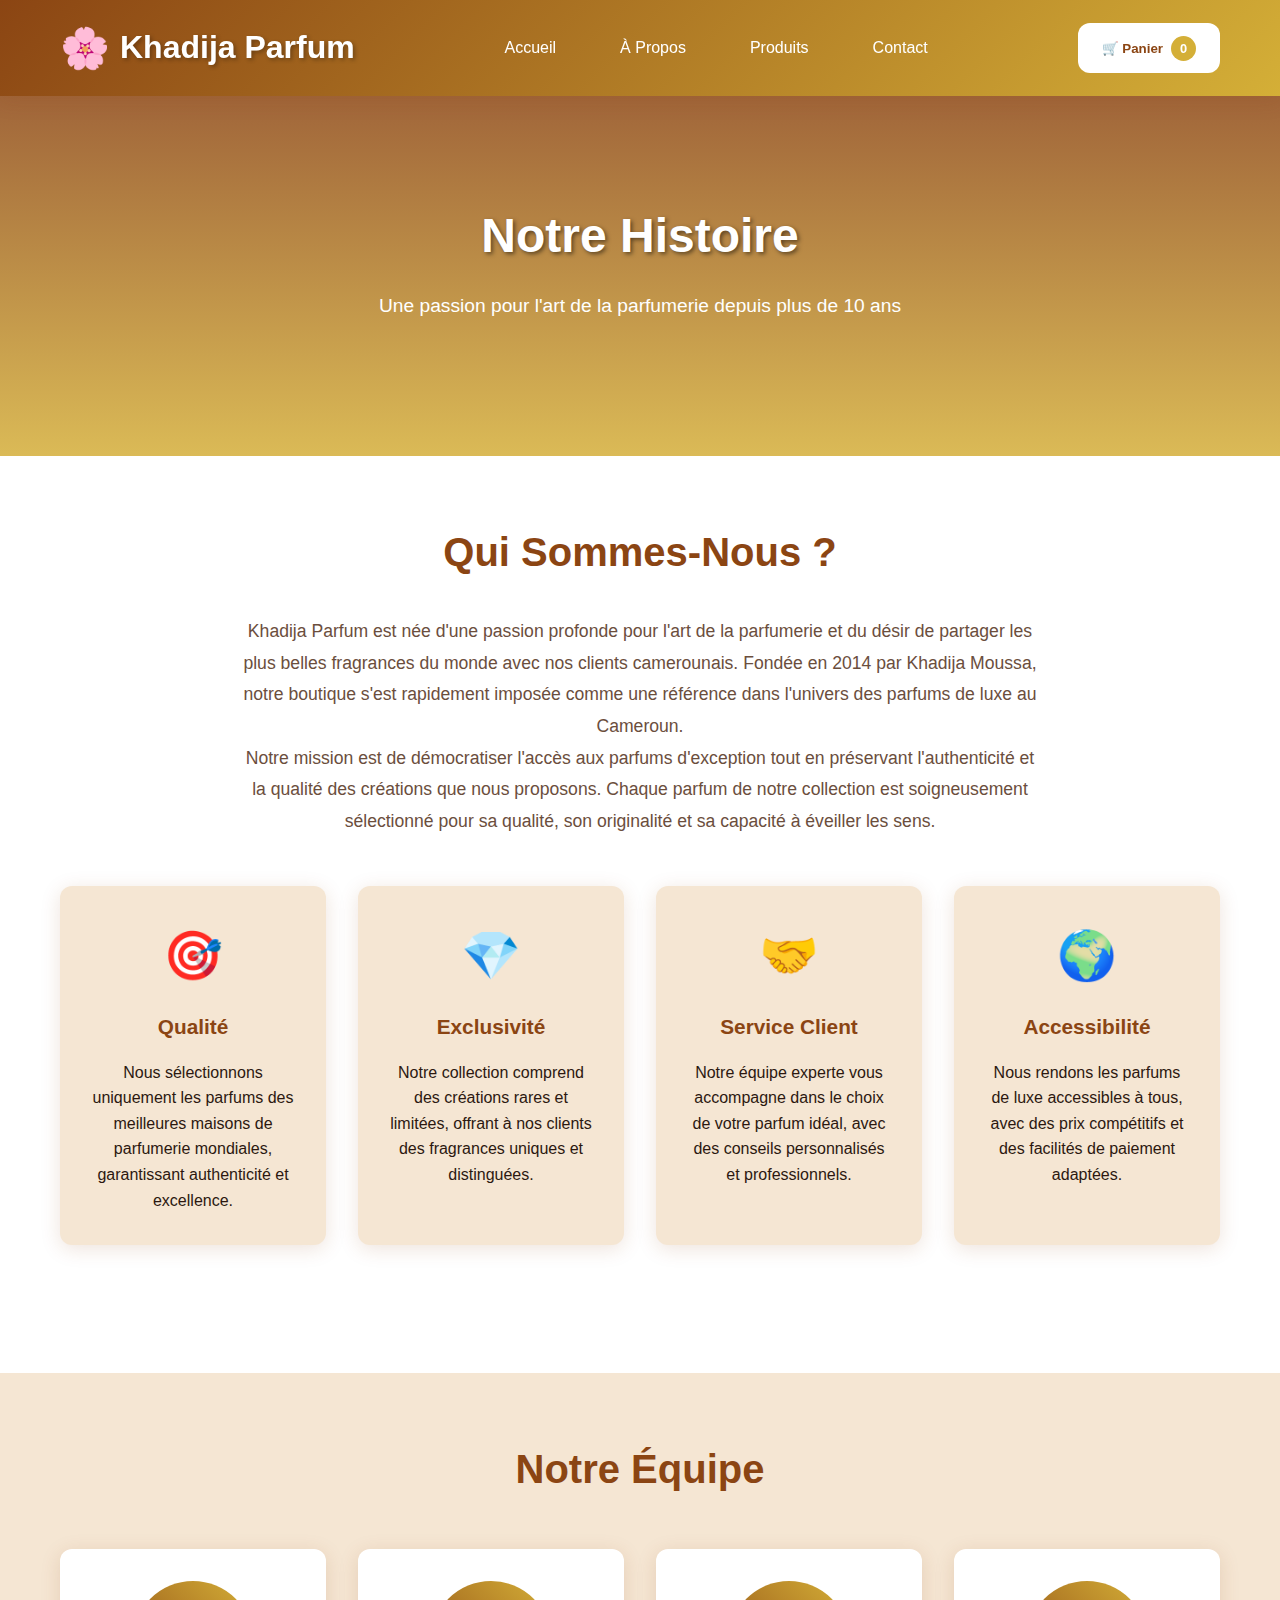
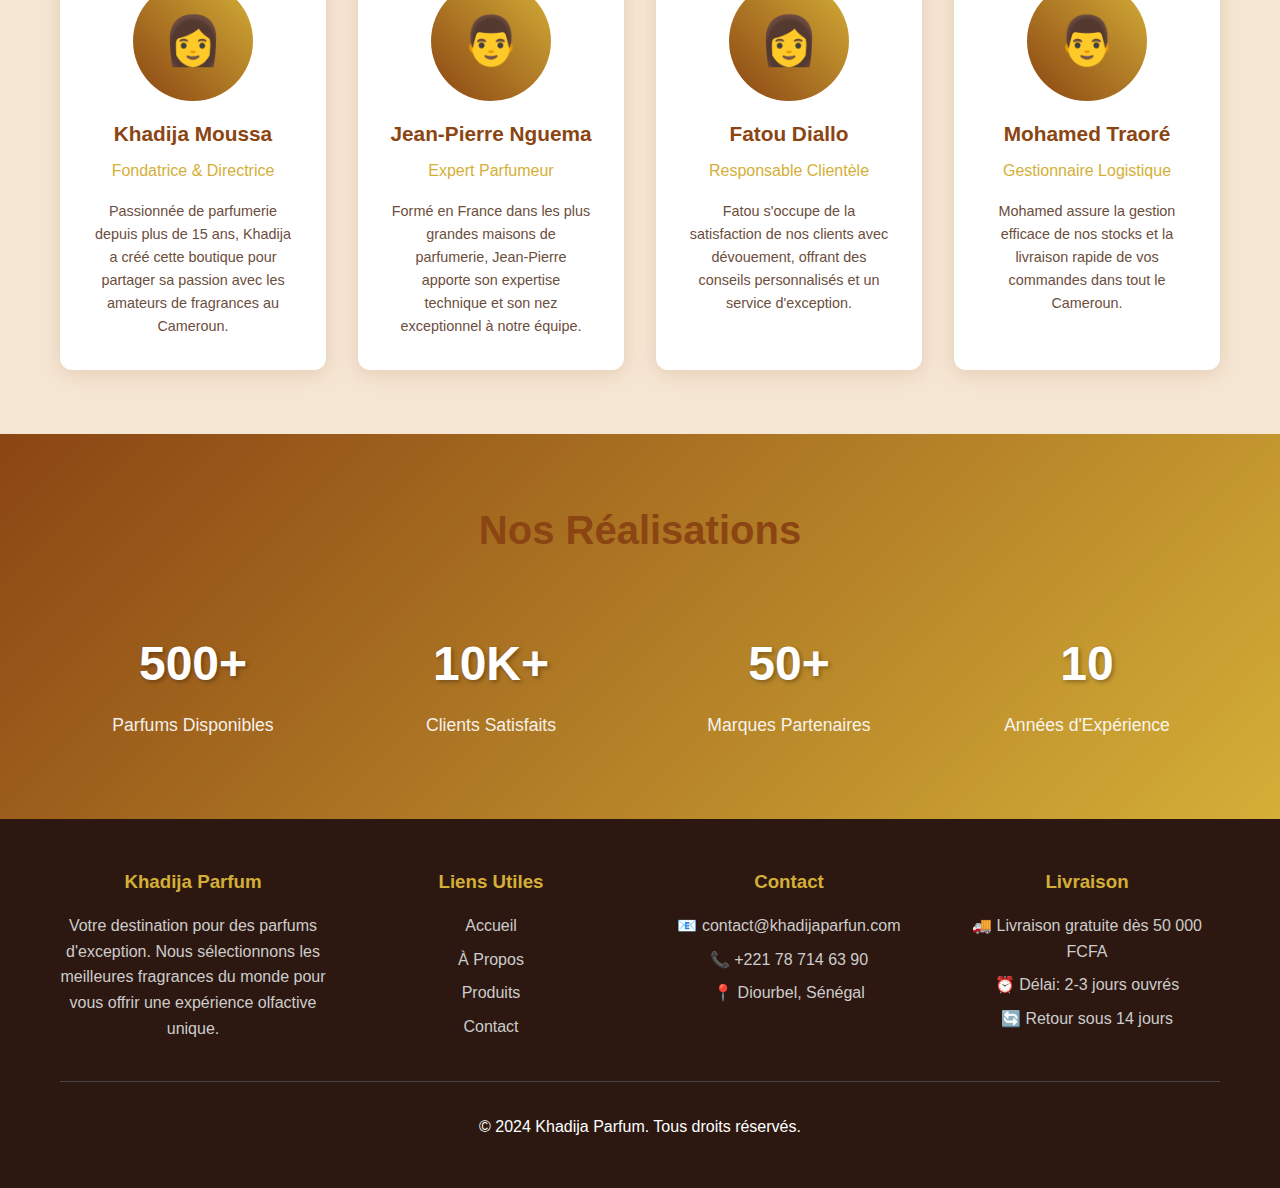
<file: about.html>
<!DOCTYPE html>
<html lang="fr">
<head>
    <meta charset="UTF-8">
    <meta name="viewport" content="width=device-width, initial-scale=1.0">
    <title>À Propos - Khadija Parfum</title>
    <meta name="description" content="Découvrez l'histoire de Khadija Parfum, notre passion pour les parfums de luxe et notre engagement qualité.">
    <link rel="stylesheet" href="styles.css">
    <script src="app.js"></script>
    <style>
        .about-hero {
            background: linear-gradient(rgba(139, 69, 19, 0.8), rgba(212, 175, 55, 0.8)), 
                        url('https://images.unsplash.com/photo-1541643600914-78b084683601?ixlib=rb-4.0.3&auto=format&fit=crop&w=1920&q=80');
            background-size: cover;
            background-position: center;
            height: 40vh;
            display: flex;
            align-items: center;
            justify-content: center;
            text-align: center;
            color: var(--white);
        }

        .about-content {
            padding: 4rem 0;
            background: var(--white);
        }

        .about-section {
            margin-bottom: 4rem;
        }

        .about-section h2 {
            color: var(--primary-color);
            font-size: 2.5rem;
            margin-bottom: 2rem;
            text-align: center;
        }

        .about-text {
            max-width: 800px;
            margin: 0 auto;
            text-align: center;
            font-size: 1.1rem;
            line-height: 1.8;
            color: var(--text-light);
            margin-bottom: 3rem;
        }

        .values-grid {
            display: grid;
            grid-template-columns: repeat(auto-fit, minmax(250px, 1fr));
            gap: 2rem;
            margin-top: 3rem;
        }

        .value-card {
            background: var(--accent-color);
            padding: 2rem;
            border-radius: var(--border-radius);
            text-align: center;
            box-shadow: var(--shadow);
            transition: var(--transition);
        }

        .value-card:hover {
            transform: translateY(-5px);
            box-shadow: 0 8px 30px rgba(139, 69, 19, 0.2);
        }

        .value-icon {
            font-size: 3rem;
            margin-bottom: 1rem;
            color: var(--secondary-color);
        }

        .value-card h3 {
            color: var(--primary-color);
            margin-bottom: 1rem;
            font-size: 1.3rem;
        }

        .team-section {
            background: var(--accent-color);
            padding: 4rem 0;
        }

        .team-grid {
            display: grid;
            grid-template-columns: repeat(auto-fit, minmax(250px, 1fr));
            gap: 2rem;
            margin-top: 3rem;
        }

        .team-member {
            background: var(--white);
            padding: 2rem;
            border-radius: var(--border-radius);
            text-align: center;
            box-shadow: var(--shadow);
            transition: var(--transition);
        }

        .team-member:hover {
            transform: translateY(-5px);
            box-shadow: 0 8px 30px rgba(139, 69, 19, 0.2);
        }

        .member-photo {
            width: 120px;
            height: 120px;
            border-radius: 50%;
            background: linear-gradient(45deg, var(--primary-color), var(--secondary-color));
            margin: 0 auto 1rem;
            display: flex;
            align-items: center;
            justify-content: center;
            font-size: 3rem;
            color: var(--white);
        }

        .member-name {
            font-size: 1.3rem;
            font-weight: 600;
            color: var(--primary-color);
            margin-bottom: 0.5rem;
        }

        .member-role {
            color: var(--secondary-color);
            font-weight: 500;
            margin-bottom: 1rem;
        }

        .member-bio {
            color: var(--text-light);
            font-size: 0.9rem;
            line-height: 1.6;
        }

        .stats-section {
            background: var(--gradient);
            color: var(--white);
            padding: 4rem 0;
            text-align: center;
        }

        .stats-grid {
            display: grid;
            grid-template-columns: repeat(auto-fit, minmax(200px, 1fr));
            gap: 2rem;
            margin-top: 3rem;
        }

        .stat-item {
            padding: 1rem;
        }

        .stat-number {
            font-size: 3rem;
            font-weight: 700;
            margin-bottom: 0.5rem;
            text-shadow: 2px 2px 4px rgba(0,0,0,0.3);
        }

        .stat-label {
            font-size: 1.1rem;
            opacity: 0.9;
        }

        @media (max-width: 768px) {
            .about-hero h2 {
                font-size: 2rem;
            }
            
            .about-section h2 {
                font-size: 2rem;
            }
            
            .about-text {
                font-size: 1rem;
            }
        }
    </style>
</head>
<body>
    <!-- Header -->
    <header>
        <div class="container">
            <div class="header-content">
                <div class="logo">
                    <span class="logo-icon">🌸</span>
                    <h1>Khadija Parfum</h1>
                </div>
                <nav>
                    <a href="mon site.html">Accueil</a>
                    <a href="about.html">À Propos</a>
                    <a href="mon site.html#produits">Produits</a>
                    <a href="contact.html">Contact</a>
                </nav>
                <button class="cart-btn" onclick="toggleCart()">
                    🛒 Panier <span class="cart-count" id="cartCount">0</span>
                </button>
            </div>
        </div>
    </header>

    <!-- About Hero -->
    <section class="about-hero">
        <div class="hero-content">
            <h2>Notre Histoire</h2>
            <p>Une passion pour l'art de la parfumerie depuis plus de 10 ans</p>
        </div>
    </section>

    <!-- About Content -->
    <section class="about-content">
        <div class="container">
            <div class="about-section">
                <h2>Qui Sommes-Nous ?</h2>
                <div class="about-text">
                    <p>Khadija Parfum est née d'une passion profonde pour l'art de la parfumerie et du désir de partager les plus belles fragrances du monde avec nos clients camerounais. Fondée en 2014 par Khadija Moussa, notre boutique s'est rapidement imposée comme une référence dans l'univers des parfums de luxe au Cameroun.</p>
                    
                    <p>Notre mission est de démocratiser l'accès aux parfums d'exception tout en préservant l'authenticité et la qualité des créations que nous proposons. Chaque parfum de notre collection est soigneusement sélectionné pour sa qualité, son originalité et sa capacité à éveiller les sens.</p>
                </div>

                <div class="values-grid">
                    <div class="value-card">
                        <div class="value-icon">🎯</div>
                        <h3>Qualité</h3>
                        <p>Nous sélectionnons uniquement les parfums des meilleures maisons de parfumerie mondiales, garantissant authenticité et excellence.</p>
                    </div>
                    
                    <div class="value-card">
                        <div class="value-icon">💎</div>
                        <h3>Exclusivité</h3>
                        <p>Notre collection comprend des créations rares et limitées, offrant à nos clients des fragrances uniques et distinguées.</p>
                    </div>
                    
                    <div class="value-card">
                        <div class="value-icon">🤝</div>
                        <h3>Service Client</h3>
                        <p>Notre équipe experte vous accompagne dans le choix de votre parfum idéal, avec des conseils personnalisés et professionnels.</p>
                    </div>
                    
                    <div class="value-card">
                        <div class="value-icon">🌍</div>
                        <h3>Accessibilité</h3>
                        <p>Nous rendons les parfums de luxe accessibles à tous, avec des prix compétitifs et des facilités de paiement adaptées.</p>
                    </div>
                </div>
            </div>
        </div>
    </section>

    <!-- Team Section -->
    <section class="team-section">
        <div class="container">
            <h2 class="section-title">Notre Équipe</h2>
            <div class="team-grid">
                <div class="team-member">
                    <div class="member-photo">👩</div>
                    <div class="member-name">Khadija Moussa</div>
                    <div class="member-role">Fondatrice & Directrice</div>
                    <div class="member-bio">Passionnée de parfumerie depuis plus de 15 ans, Khadija a créé cette boutique pour partager sa passion avec les amateurs de fragrances au Cameroun.</div>
                </div>
                
                <div class="team-member">
                    <div class="member-photo">👨</div>
                    <div class="member-name">Jean-Pierre Nguema</div>
                    <div class="member-role">Expert Parfumeur</div>
                    <div class="member-bio">Formé en France dans les plus grandes maisons de parfumerie, Jean-Pierre apporte son expertise technique et son nez exceptionnel à notre équipe.</div>
                </div>
                
                <div class="team-member">
                    <div class="member-photo">👩</div>
                    <div class="member-name">Fatou Diallo</div>
                    <div class="member-role">Responsable Clientèle</div>
                    <div class="member-bio">Fatou s'occupe de la satisfaction de nos clients avec dévouement, offrant des conseils personnalisés et un service d'exception.</div>
                </div>
                
                <div class="team-member">
                    <div class="member-photo">👨</div>
                    <div class="member-name">Mohamed Traoré</div>
                    <div class="member-role">Gestionnaire Logistique</div>
                    <div class="member-bio">Mohamed assure la gestion efficace de nos stocks et la livraison rapide de vos commandes dans tout le Cameroun.</div>
                </div>
            </div>
        </div>
    </section>

    <!-- Stats Section -->
    <section class="stats-section">
        <div class="container">
            <h2 class="section-title">Nos Réalisations</h2>
            <div class="stats-grid">
                <div class="stat-item">
                    <div class="stat-number">500+</div>
                    <div class="stat-label">Parfums Disponibles</div>
                </div>
                
                <div class="stat-item">
                    <div class="stat-number">10K+</div>
                    <div class="stat-label">Clients Satisfaits</div>
                </div>
                
                <div class="stat-item">
                    <div class="stat-number">50+</div>
                    <div class="stat-label">Marques Partenaires</div>
                </div>
                
                <div class="stat-item">
                    <div class="stat-number">10</div>
                    <div class="stat-label">Années d'Expérience</div>
                </div>
            </div>
        </div>
    </section>

    <!-- Footer -->
    <footer>
        <div class="container">
            <div class="footer-content">
                <div class="footer-section">
                    <h3>Khadija Parfum</h3>
                    <p>Votre destination pour des parfums d'exception. Nous sélectionnons les meilleures fragrances du monde pour vous offrir une expérience olfactive unique.</p>
                </div>
                <div class="footer-section">
                    <h3>Liens Utiles</h3>
                    <a href="mon site.html">Accueil</a>
                    <a href="about.html">À Propos</a>
                    <a href="mon site.html#produits">Produits</a>
                    <a href="contact.html">Contact</a>
                </div>
                <div class="footer-section">
                    <h3>Contact</h3>
                    <p>📧 contact@khadijaparfun.com</p>
                    <p>📞 +221 78 714 63 90</p>
                    <p>📍 Diourbel, Sénégal</p>
                </div>
                <div class="footer-section">
                    <h3>Livraison</h3>
                    <p>🚚 Livraison gratuite dès 50 000 FCFA</p>
                    <p>⏰ Délai: 2-3 jours ouvrés</p>
                    <p>🔄 Retour sous 14 jours</p>
                </div>
            </div>
            <div style="margin-top: 2rem; padding-top: 2rem; border-top: 1px solid #444;">
                <p>&copy; 2024 Khadija Parfum. Tous droits réservés.</p>
            </div>
        </div>
    </footer>

</body>
</html>
</file>
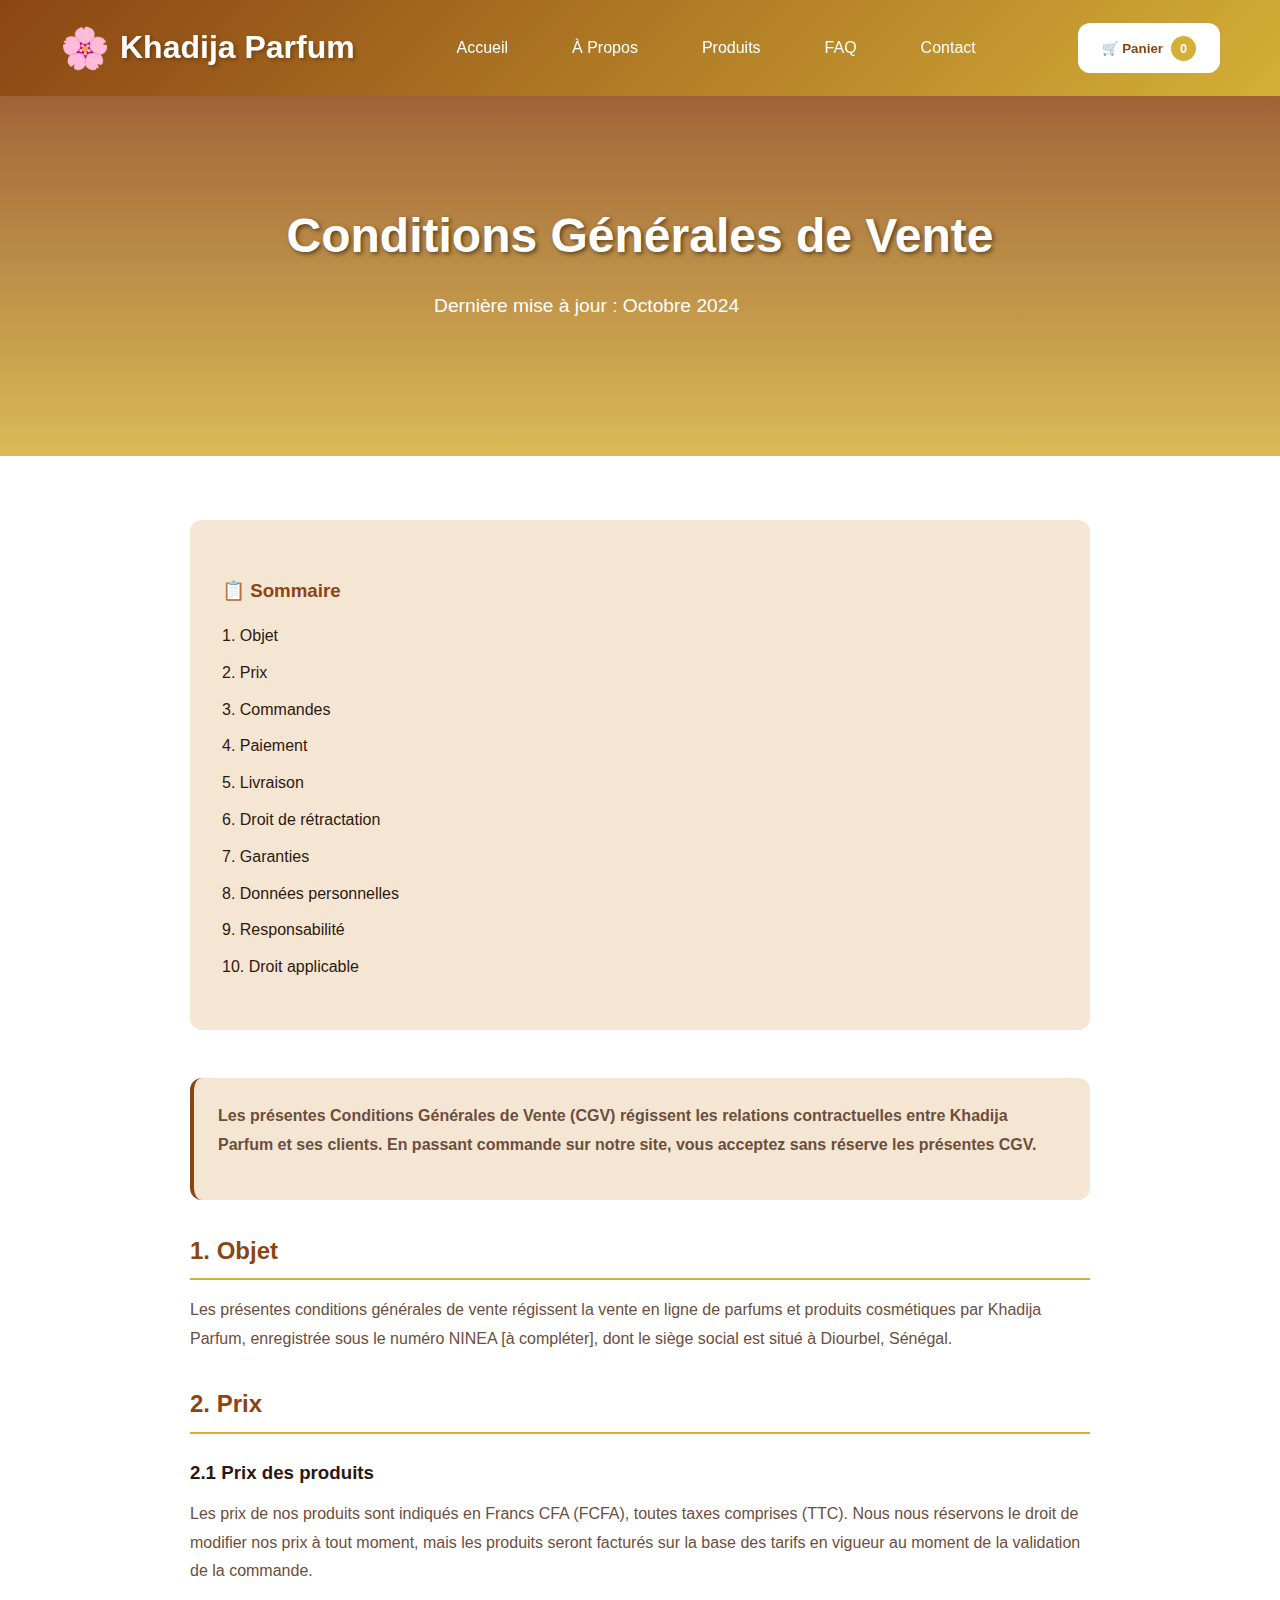
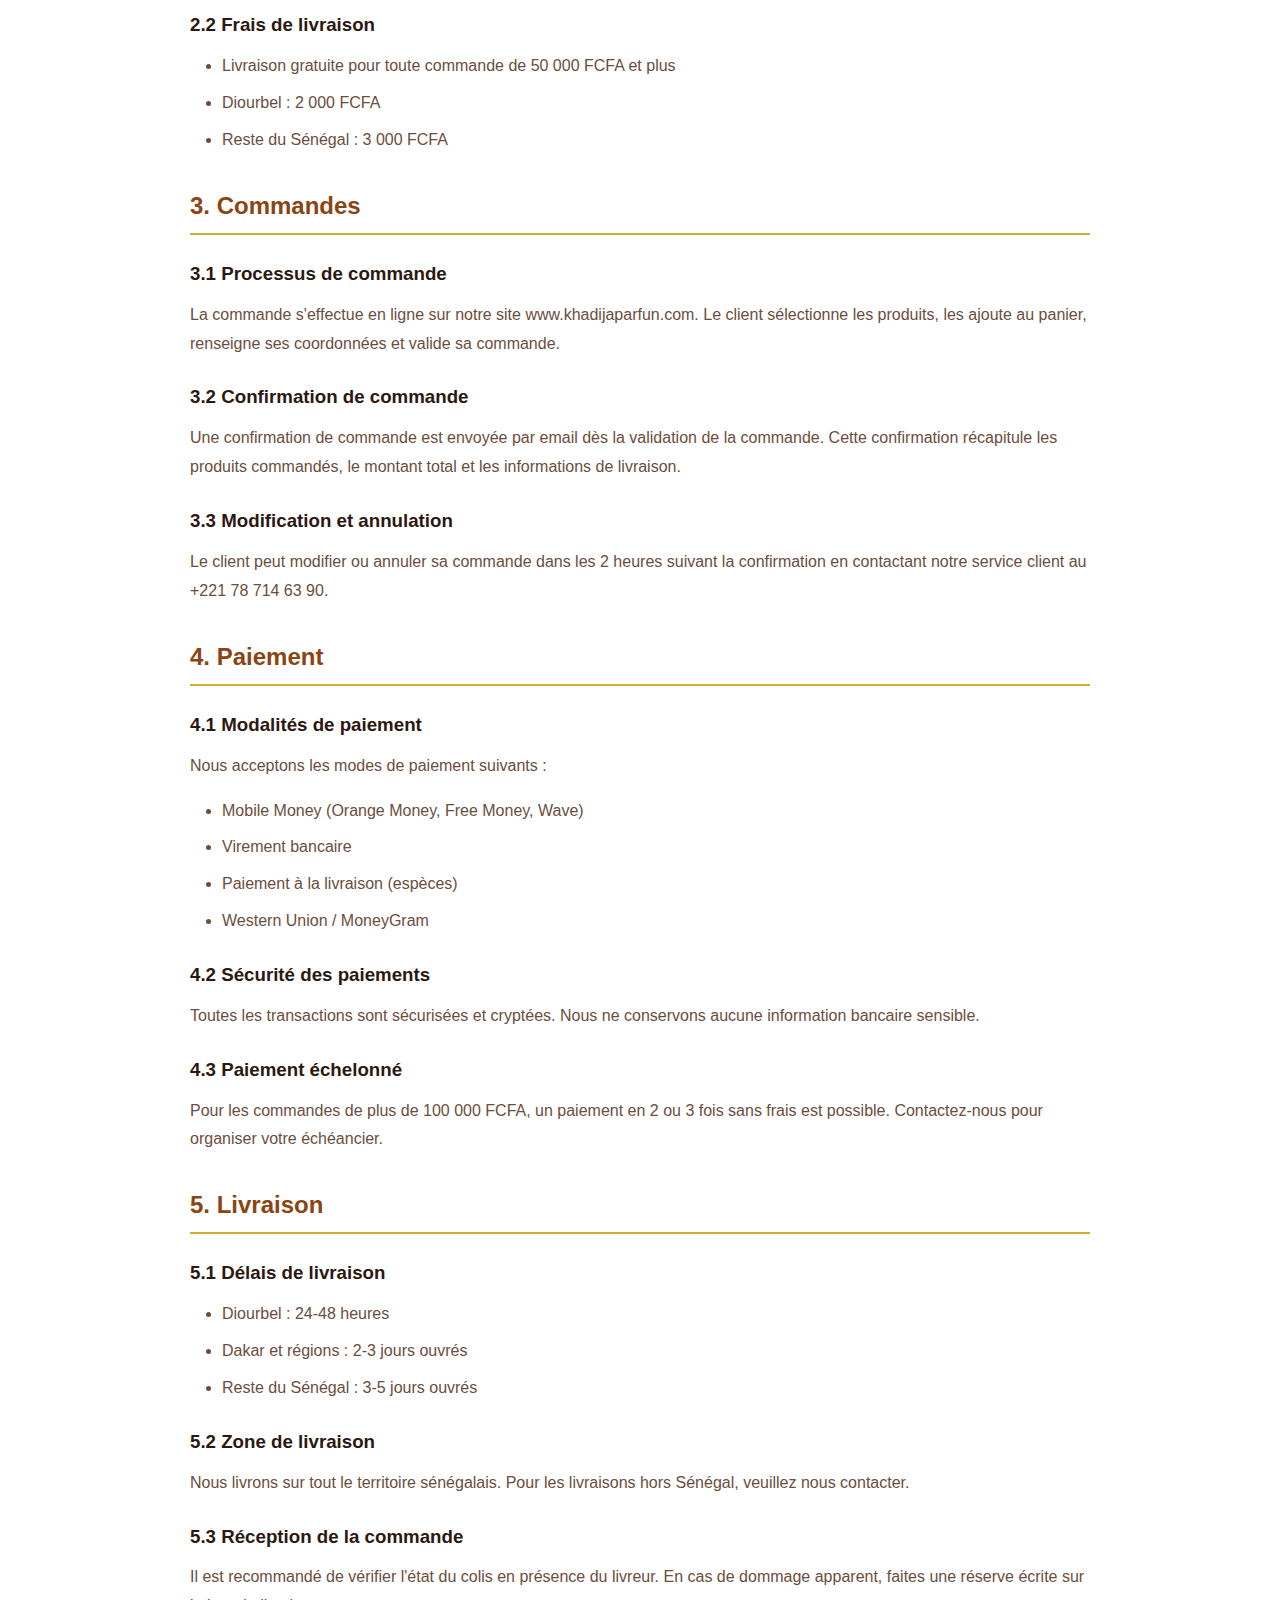
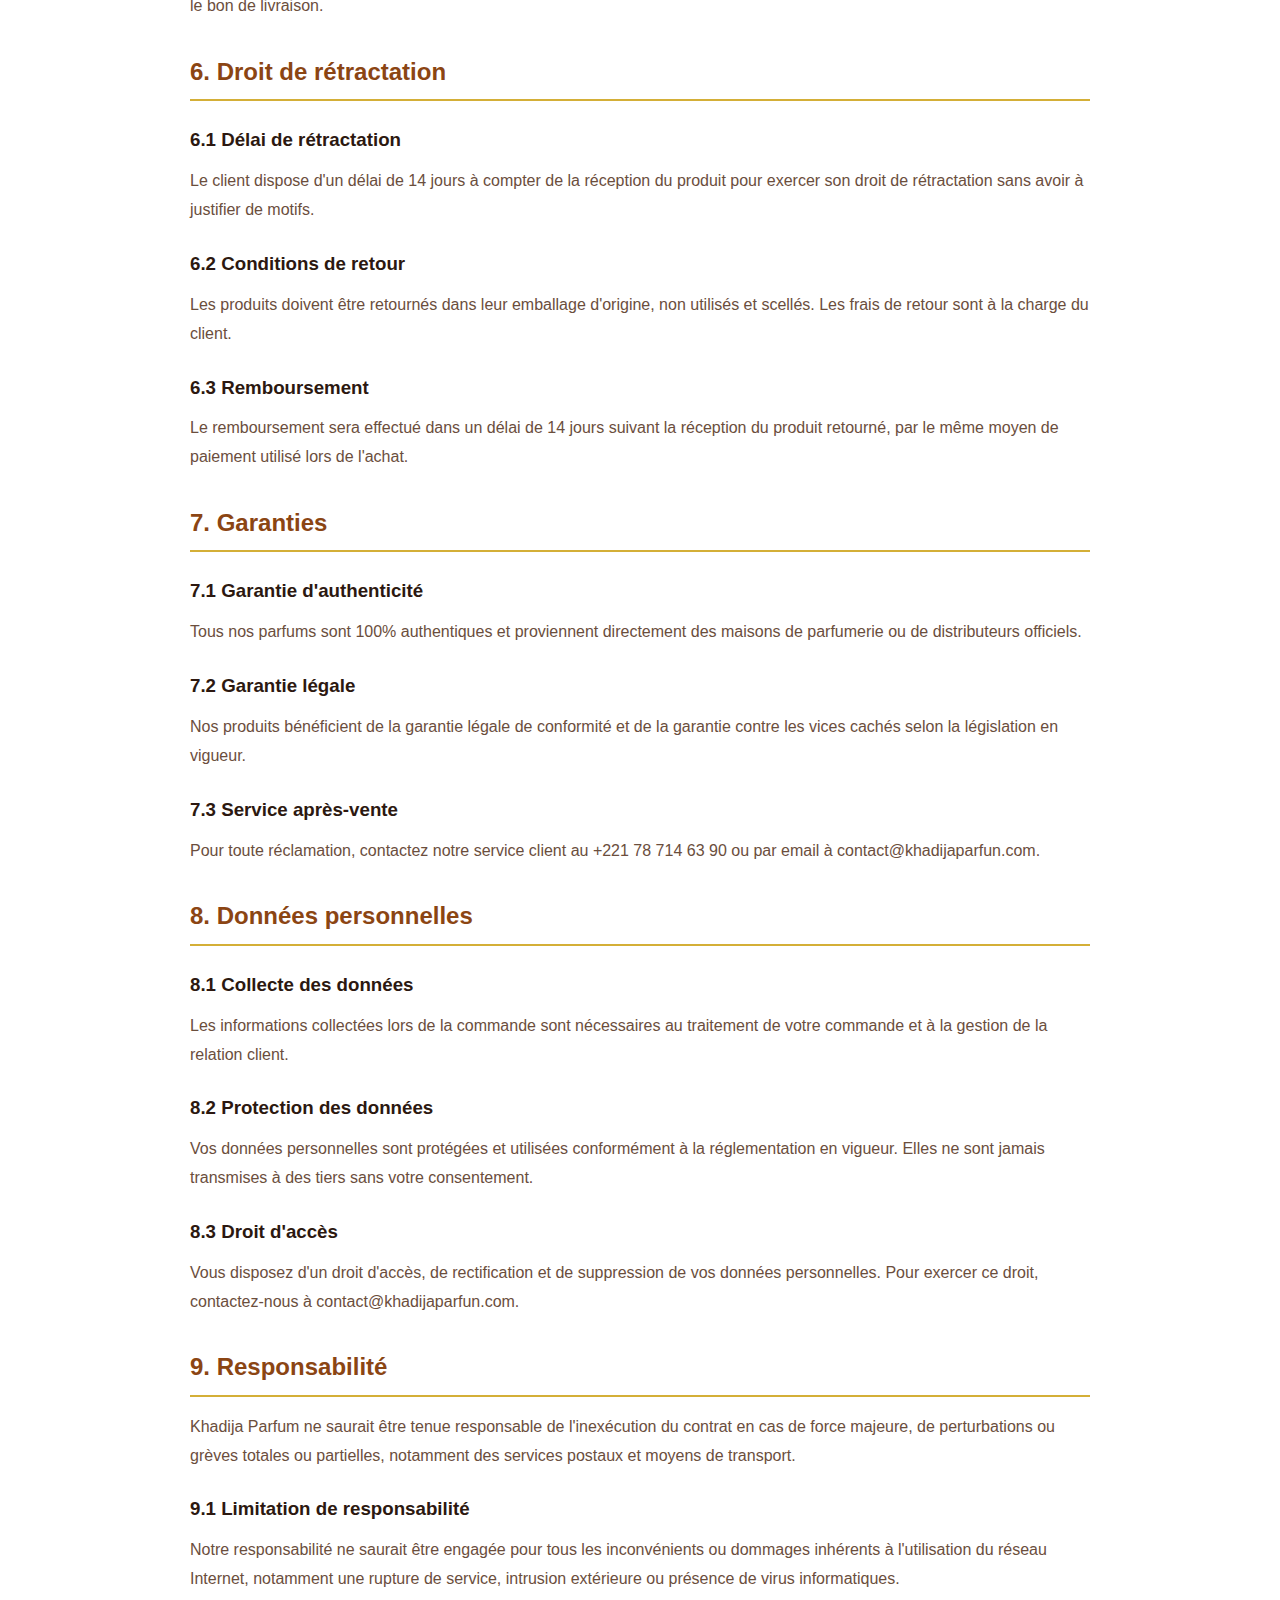
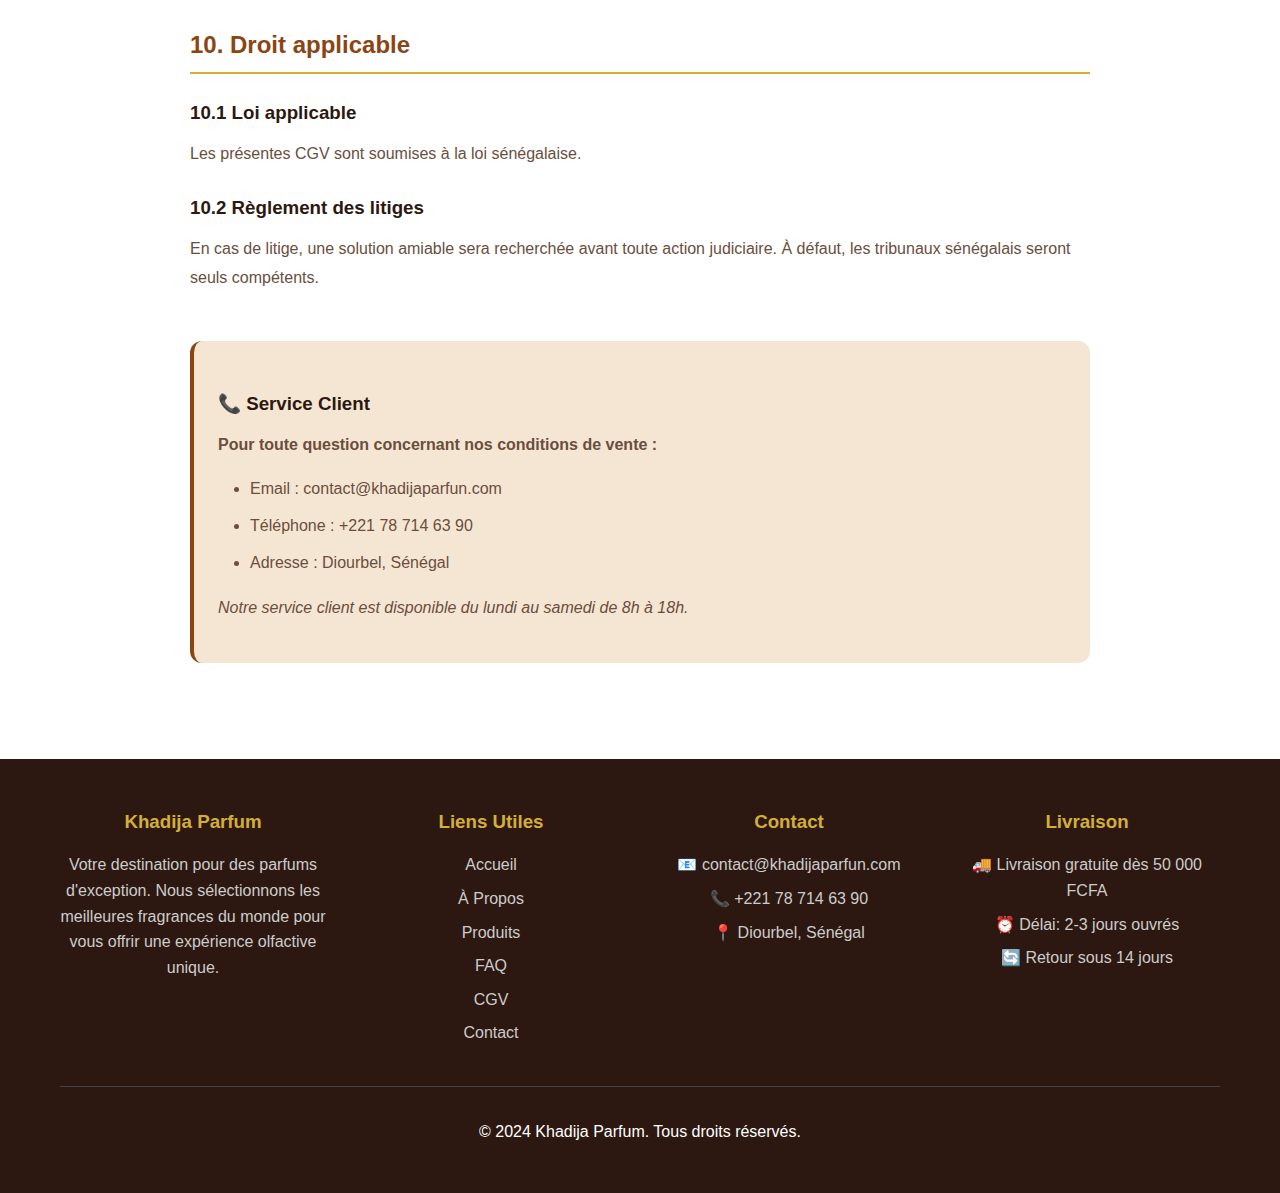
<file: conditions.html>
<!DOCTYPE html>
<html lang="fr">
<head>
    <meta charset="UTF-8">
    <meta name="viewport" content="width=device-width, initial-scale=1.0">
    <title>Conditions Générales de Vente - Khadija Parfum</title>
    <meta name="description" content="Conditions générales de vente de Khadija Parfum. Découvrez nos politiques de livraison, retour et garanties.">
    <link rel="stylesheet" href="styles.css">
    <script src="app.js"></script>
    <style>
        .conditions-hero {
            background: linear-gradient(rgba(139, 69, 19, 0.8), rgba(212, 175, 55, 0.8)), 
                        url('https://images.unsplash.com/photo-1450101499163-c8848c66ca85?ixlib=rb-4.0.3&auto=format&fit=crop&w=1920&q=80');
            background-size: cover;
            background-position: center;
            height: 40vh;
            display: flex;
            align-items: center;
            justify-content: center;
            text-align: center;
            color: var(--white);
        }

        .conditions-content {
            padding: 4rem 0;
            background: var(--white);
        }

        .conditions-text {
            max-width: 900px;
            margin: 0 auto;
        }

        .conditions-text h2 {
            color: var(--primary-color);
            margin-top: 2rem;
            margin-bottom: 1rem;
            padding-bottom: 0.5rem;
            border-bottom: 2px solid var(--secondary-color);
        }

        .conditions-text h3 {
            color: var(--text-dark);
            margin-top: 1.5rem;
            margin-bottom: 0.75rem;
        }

        .conditions-text p {
            color: var(--text-light);
            line-height: 1.8;
            margin-bottom: 1rem;
        }

        .conditions-text ul, .conditions-text ol {
            color: var(--text-light);
            line-height: 1.8;
            margin-bottom: 1rem;
            padding-left: 2rem;
        }

        .conditions-text li {
            margin-bottom: 0.5rem;
        }

        .highlight-box {
            background: var(--accent-color);
            padding: 1.5rem;
            border-radius: var(--border-radius);
            margin: 2rem 0;
            border-left: 4px solid var(--primary-color);
        }

        .toc {
            background: var(--accent-color);
            padding: 2rem;
            border-radius: var(--border-radius);
            margin-bottom: 3rem;
        }

        .toc h3 {
            color: var(--primary-color);
            margin-bottom: 1rem;
        }

        .toc ul {
            list-style: none;
            padding: 0;
        }

        .toc li {
            margin-bottom: 0.5rem;
        }

        .toc a {
            color: var(--text-dark);
            text-decoration: none;
            transition: var(--transition);
        }

        .toc a:hover {
            color: var(--primary-color);
            padding-left: 0.5rem;
        }

        @media (max-width: 768px) {
            .conditions-hero h2 {
                font-size: 2rem;
            }
        }
    </style>
</head>
<body>
    <!-- Header -->
    <header>
        <div class="container">
            <div class="header-content">
                <div class="logo">
                    <span class="logo-icon">🌸</span>
                    <h1>Khadija Parfum</h1>
                </div>
                <nav>
                    <a href="mon site.html">Accueil</a>
                    <a href="about.html">À Propos</a>
                    <a href="mon site.html#produits">Produits</a>
                    <a href="faq.html">FAQ</a>
                    <a href="contact.html">Contact</a>
                </nav>
                <button class="cart-btn" onclick="toggleCart()">
                    🛒 Panier <span class="cart-count" id="cartCount">0</span>
                </button>
            </div>
        </div>
    </header>

    <!-- Conditions Hero -->
    <section class="conditions-hero">
        <div class="hero-content">
            <h2>Conditions Générales de Vente</h2>
            <p>Dernière mise à jour : Octobre 2024</p>
        </div>
    </section>

    <!-- Conditions Content -->
    <section class="conditions-content">
        <div class="container">
            <div class="conditions-text">
                <!-- Table of Contents -->
                <div class="toc">
                    <h3>📋 Sommaire</h3>
                    <ul>
                        <li><a href="#article1">1. Objet</a></li>
                        <li><a href="#article2">2. Prix</a></li>
                        <li><a href="#article3">3. Commandes</a></li>
                        <li><a href="#article4">4. Paiement</a></li>
                        <li><a href="#article5">5. Livraison</a></li>
                        <li><a href="#article6">6. Droit de rétractation</a></li>
                        <li><a href="#article7">7. Garanties</a></li>
                        <li><a href="#article8">8. Données personnelles</a></li>
                        <li><a href="#article9">9. Responsabilité</a></li>
                        <li><a href="#article10">10. Droit applicable</a></li>
                    </ul>
                </div>

                <!-- Préambule -->
                <div class="highlight-box">
                    <p><strong>Les présentes Conditions Générales de Vente (CGV) régissent les relations contractuelles entre Khadija Parfum et ses clients. En passant commande sur notre site, vous acceptez sans réserve les présentes CGV.</strong></p>
                </div>

                <!-- Article 1 -->
                <h2 id="article1">1. Objet</h2>
                <p>Les présentes conditions générales de vente régissent la vente en ligne de parfums et produits cosmétiques par Khadija Parfum, enregistrée sous le numéro NINEA [à compléter], dont le siège social est situé à Diourbel, Sénégal.</p>

                <!-- Article 2 -->
                <h2 id="article2">2. Prix</h2>
                <h3>2.1 Prix des produits</h3>
                <p>Les prix de nos produits sont indiqués en Francs CFA (FCFA), toutes taxes comprises (TTC). Nous nous réservons le droit de modifier nos prix à tout moment, mais les produits seront facturés sur la base des tarifs en vigueur au moment de la validation de la commande.</p>

                <h3>2.2 Frais de livraison</h3>
                <ul>
                    <li>Livraison gratuite pour toute commande de 50 000 FCFA et plus</li>
                    <li>Diourbel : 2 000 FCFA</li>
                    <li>Reste du Sénégal : 3 000 FCFA</li>
                </ul>

                <!-- Article 3 -->
                <h2 id="article3">3. Commandes</h2>
                <h3>3.1 Processus de commande</h3>
                <p>La commande s'effectue en ligne sur notre site www.khadijaparfun.com. Le client sélectionne les produits, les ajoute au panier, renseigne ses coordonnées et valide sa commande.</p>

                <h3>3.2 Confirmation de commande</h3>
                <p>Une confirmation de commande est envoyée par email dès la validation de la commande. Cette confirmation récapitule les produits commandés, le montant total et les informations de livraison.</p>

                <h3>3.3 Modification et annulation</h3>
                <p>Le client peut modifier ou annuler sa commande dans les 2 heures suivant la confirmation en contactant notre service client au +221 78 714 63 90.</p>

                <!-- Article 4 -->
                <h2 id="article4">4. Paiement</h2>
                <h3>4.1 Modalités de paiement</h3>
                <p>Nous acceptons les modes de paiement suivants :</p>
                <ul>
                    <li>Mobile Money (Orange Money, Free Money, Wave)</li>
                    <li>Virement bancaire</li>
                    <li>Paiement à la livraison (espèces)</li>
                    <li>Western Union / MoneyGram</li>
                </ul>

                <h3>4.2 Sécurité des paiements</h3>
                <p>Toutes les transactions sont sécurisées et cryptées. Nous ne conservons aucune information bancaire sensible.</p>

                <h3>4.3 Paiement échelonné</h3>
                <p>Pour les commandes de plus de 100 000 FCFA, un paiement en 2 ou 3 fois sans frais est possible. Contactez-nous pour organiser votre échéancier.</p>

                <!-- Article 5 -->
                <h2 id="article5">5. Livraison</h2>
                <h3>5.1 Délais de livraison</h3>
                <ul>
                    <li>Diourbel : 24-48 heures</li>
                    <li>Dakar et régions : 2-3 jours ouvrés</li>
                    <li>Reste du Sénégal : 3-5 jours ouvrés</li>
                </ul>

                <h3>5.2 Zone de livraison</h3>
                <p>Nous livrons sur tout le territoire sénégalais. Pour les livraisons hors Sénégal, veuillez nous contacter.</p>

                <h3>5.3 Réception de la commande</h3>
                <p>Il est recommandé de vérifier l'état du colis en présence du livreur. En cas de dommage apparent, faites une réserve écrite sur le bon de livraison.</p>

                <!-- Article 6 -->
                <h2 id="article6">6. Droit de rétractation</h2>
                <h3>6.1 Délai de rétractation</h3>
                <p>Le client dispose d'un délai de 14 jours à compter de la réception du produit pour exercer son droit de rétractation sans avoir à justifier de motifs.</p>

                <h3>6.2 Conditions de retour</h3>
                <p>Les produits doivent être retournés dans leur emballage d'origine, non utilisés et scellés. Les frais de retour sont à la charge du client.</p>

                <h3>6.3 Remboursement</h3>
                <p>Le remboursement sera effectué dans un délai de 14 jours suivant la réception du produit retourné, par le même moyen de paiement utilisé lors de l'achat.</p>

                <!-- Article 7 -->
                <h2 id="article7">7. Garanties</h2>
                <h3>7.1 Garantie d'authenticité</h3>
                <p>Tous nos parfums sont 100% authentiques et proviennent directement des maisons de parfumerie ou de distributeurs officiels.</p>

                <h3>7.2 Garantie légale</h3>
                <p>Nos produits bénéficient de la garantie légale de conformité et de la garantie contre les vices cachés selon la législation en vigueur.</p>

                <h3>7.3 Service après-vente</h3>
                <p>Pour toute réclamation, contactez notre service client au +221 78 714 63 90 ou par email à contact@khadijaparfun.com.</p>

                <!-- Article 8 -->
                <h2 id="article8">8. Données personnelles</h2>
                <h3>8.1 Collecte des données</h3>
                <p>Les informations collectées lors de la commande sont nécessaires au traitement de votre commande et à la gestion de la relation client.</p>

                <h3>8.2 Protection des données</h3>
                <p>Vos données personnelles sont protégées et utilisées conformément à la réglementation en vigueur. Elles ne sont jamais transmises à des tiers sans votre consentement.</p>

                <h3>8.3 Droit d'accès</h3>
                <p>Vous disposez d'un droit d'accès, de rectification et de suppression de vos données personnelles. Pour exercer ce droit, contactez-nous à contact@khadijaparfun.com.</p>

                <!-- Article 9 -->
                <h2 id="article9">9. Responsabilité</h2>
                <p>Khadija Parfum ne saurait être tenue responsable de l'inexécution du contrat en cas de force majeure, de perturbations ou grèves totales ou partielles, notamment des services postaux et moyens de transport.</p>

                <h3>9.1 Limitation de responsabilité</h3>
                <p>Notre responsabilité ne saurait être engagée pour tous les inconvénients ou dommages inhérents à l'utilisation du réseau Internet, notamment une rupture de service, intrusion extérieure ou présence de virus informatiques.</p>

                <!-- Article 10 -->
                <h2 id="article10">10. Droit applicable</h2>
                <h3>10.1 Loi applicable</h3>
                <p>Les présentes CGV sont soumises à la loi sénégalaise.</p>

                <h3>10.2 Règlement des litiges</h3>
                <p>En cas de litige, une solution amiable sera recherchée avant toute action judiciaire. À défaut, les tribunaux sénégalais seront seuls compétents.</p>

                <!-- Contact -->
                <div class="highlight-box" style="margin-top: 3rem;">
                    <h3>📞 Service Client</h3>
                    <p><strong>Pour toute question concernant nos conditions de vente :</strong></p>
                    <ul>
                        <li>Email : contact@khadijaparfun.com</li>
                        <li>Téléphone : +221 78 714 63 90</li>
                        <li>Adresse : Diourbel, Sénégal</li>
                    </ul>
                    <p><em>Notre service client est disponible du lundi au samedi de 8h à 18h.</em></p>
                </div>
            </div>
        </div>
    </section>

    <!-- Footer -->
    <footer>
        <div class="container">
            <div class="footer-content">
                <div class="footer-section">
                    <h3>Khadija Parfum</h3>
                    <p>Votre destination pour des parfums d'exception. Nous sélectionnons les meilleures fragrances du monde pour vous offrir une expérience olfactive unique.</p>
                </div>
                <div class="footer-section">
                    <h3>Liens Utiles</h3>
                    <a href="mon site.html">Accueil</a>
                    <a href="about.html">À Propos</a>
                    <a href="mon site.html#produits">Produits</a>
                    <a href="faq.html">FAQ</a>
                    <a href="conditions.html">CGV</a>
                    <a href="contact.html">Contact</a>
                </div>
                <div class="footer-section">
                    <h3>Contact</h3>
                    <p>📧 contact@khadijaparfun.com</p>
                    <p>📞 +221 78 714 63 90</p>
                    <p>📍 Diourbel, Sénégal</p>
                </div>
                <div class="footer-section">
                    <h3>Livraison</h3>
                    <p>🚚 Livraison gratuite dès 50 000 FCFA</p>
                    <p>⏰ Délai: 2-3 jours ouvrés</p>
                    <p>🔄 Retour sous 14 jours</p>
                </div>
            </div>
            <div style="margin-top: 2rem; padding-top: 2rem; border-top: 1px solid #444;">
                <p>&copy; 2024 Khadija Parfum. Tous droits réservés.</p>
            </div>
        </div>
    </footer>

    <script>
        // Cart functionality (simplified)
        function toggleCart() {
            alert('Panier disponible sur la page principale');
        }

        // Smooth scrolling for table of contents
        document.querySelectorAll('.toc a').forEach(anchor => {
            anchor.addEventListener('click', function (e) {
                e.preventDefault();
                const target = document.querySelector(this.getAttribute('href'));
                if (target) {
                    target.scrollIntoView({
                        behavior: 'smooth',
                        block: 'start'
                    });
                }
            });
        });
    </script>
</body>
</html>
</file>
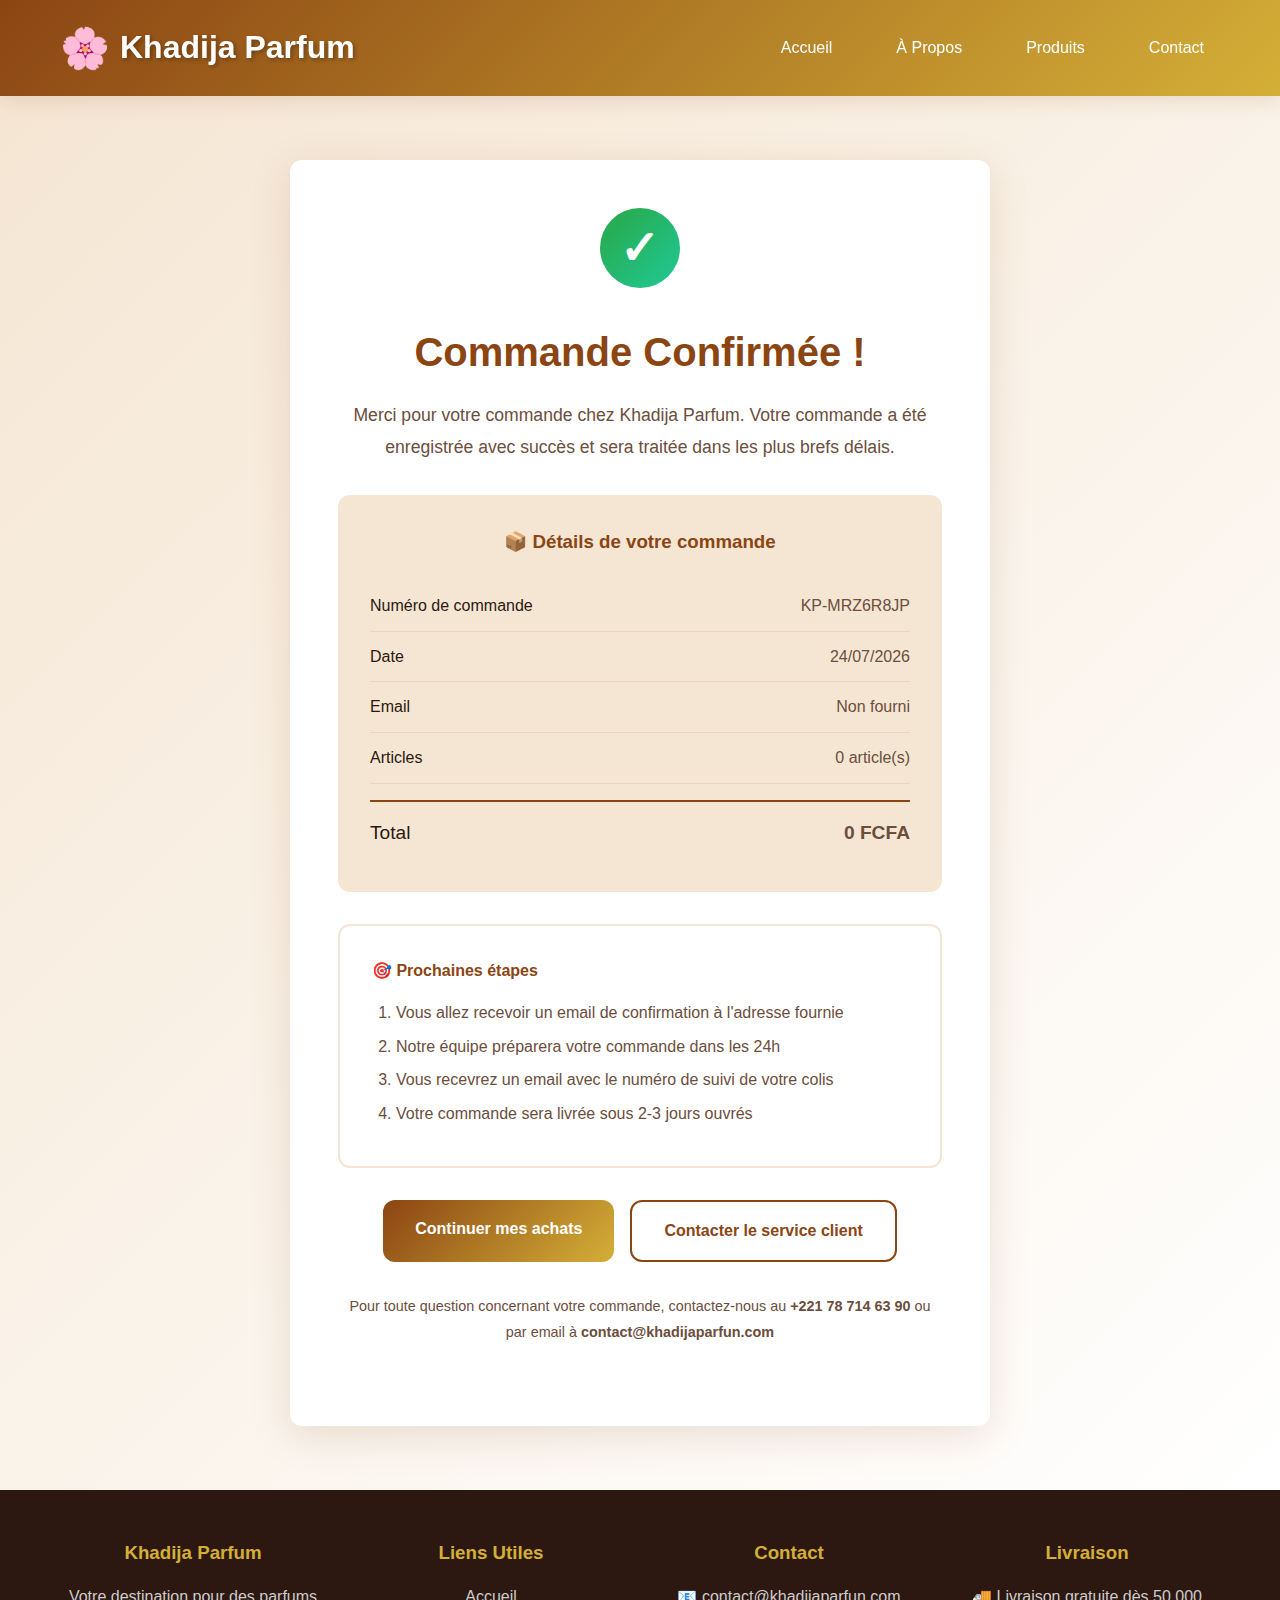
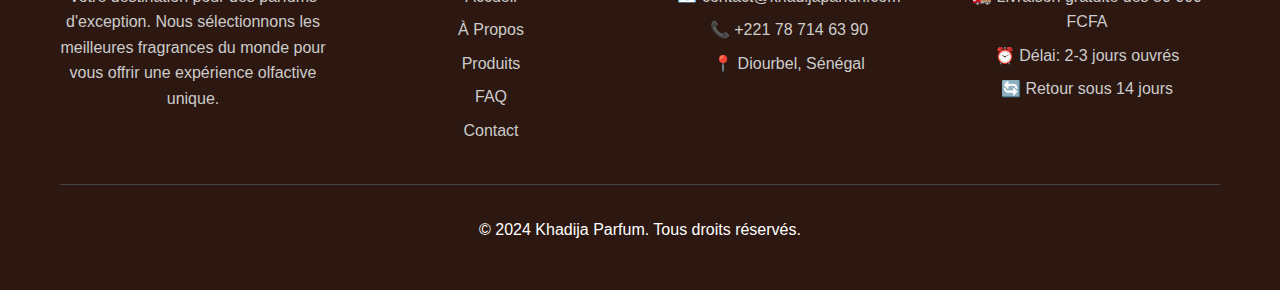
<file: confirmation.html>
<!DOCTYPE html>
<html lang="fr">
<head>
    <meta charset="UTF-8">
    <meta name="viewport" content="width=device-width, initial-scale=1.0">
    <title>Commande Confirmée - Khadija Parfum</title>
    <meta name="description" content="Votre commande a été confirmée avec succès. Merci pour votre confiance en Khadija Parfum.">
    <link rel="stylesheet" href="styles.css">
    <script src="app.js"></script>
    <style>
        .confirmation-section {
            min-height: 80vh;
            display: flex;
            align-items: center;
            justify-content: center;
            padding: 4rem 2rem;
            background: linear-gradient(135deg, var(--accent-color) 0%, var(--white) 100%);
        }

        .confirmation-box {
            background: var(--white);
            border-radius: var(--border-radius);
            padding: 3rem;
            max-width: 700px;
            width: 100%;
            box-shadow: 0 10px 40px rgba(139, 69, 19, 0.15);
            text-align: center;
        }

        .success-icon {
            width: 80px;
            height: 80px;
            background: linear-gradient(135deg, #28a745, #20c997);
            border-radius: 50%;
            display: flex;
            align-items: center;
            justify-content: center;
            margin: 0 auto 2rem;
            animation: scaleIn 0.5s ease-out;
        }

        .success-icon::before {
            content: '✓';
            font-size: 3rem;
            color: white;
            font-weight: bold;
        }

        @keyframes scaleIn {
            0% {
                transform: scale(0);
            }
            50% {
                transform: scale(1.1);
            }
            100% {
                transform: scale(1);
            }
        }

        .confirmation-box h1 {
            color: var(--primary-color);
            font-size: 2.5rem;
            margin-bottom: 1rem;
        }

        .confirmation-box p {
            color: var(--text-light);
            font-size: 1.1rem;
            line-height: 1.8;
            margin-bottom: 2rem;
        }

        .order-details {
            background: var(--accent-color);
            border-radius: var(--border-radius);
            padding: 2rem;
            margin: 2rem 0;
            text-align: left;
        }

        .order-details h3 {
            color: var(--primary-color);
            margin-bottom: 1.5rem;
            text-align: center;
        }

        .detail-row {
            display: flex;
            justify-content: space-between;
            padding: 0.75rem 0;
            border-bottom: 1px solid rgba(139, 69, 19, 0.1);
        }

        .detail-row:last-child {
            border-bottom: none;
            font-weight: bold;
            font-size: 1.2rem;
            color: var(--primary-color);
            padding-top: 1rem;
            margin-top: 1rem;
            border-top: 2px solid var(--primary-color);
        }

        .detail-label {
            color: var(--text-dark);
            font-weight: 500;
        }

        .detail-value {
            color: var(--text-light);
        }

        .action-buttons {
            display: flex;
            gap: 1rem;
            flex-wrap: wrap;
            justify-content: center;
            margin-top: 2rem;
        }

        .btn-primary {
            background: var(--gradient);
            color: var(--white);
            padding: 1rem 2rem;
            border: none;
            border-radius: var(--border-radius);
            font-size: 1rem;
            font-weight: 600;
            text-decoration: none;
            display: inline-block;
            cursor: pointer;
            transition: var(--transition);
        }

        .btn-primary:hover {
            transform: translateY(-2px);
            box-shadow: var(--shadow);
        }

        .btn-secondary {
            background: transparent;
            color: var(--primary-color);
            padding: 1rem 2rem;
            border: 2px solid var(--primary-color);
            border-radius: var(--border-radius);
            font-size: 1rem;
            font-weight: 600;
            text-decoration: none;
            display: inline-block;
            cursor: pointer;
            transition: var(--transition);
        }

        .btn-secondary:hover {
            background: var(--primary-color);
            color: var(--white);
        }

        .next-steps {
            background: var(--white);
            border: 2px solid var(--accent-color);
            border-radius: var(--border-radius);
            padding: 2rem;
            margin-top: 2rem;
            text-align: left;
        }

        .next-steps h4 {
            color: var(--primary-color);
            margin-bottom: 1rem;
        }

        .next-steps ol {
            padding-left: 1.5rem;
        }

        .next-steps li {
            color: var(--text-light);
            margin-bottom: 0.5rem;
            line-height: 1.6;
        }

        @media (max-width: 768px) {
            .confirmation-box {
                padding: 2rem 1.5rem;
            }

            .confirmation-box h1 {
                font-size: 2rem;
            }

            .action-buttons {
                flex-direction: column;
            }

            .btn-primary, .btn-secondary {
                width: 100%;
            }
        }
    </style>
</head>
<body>
    <!-- Header -->
    <header>
        <div class="container">
            <div class="header-content">
                <div class="logo">
                    <span class="logo-icon">🌸</span>
                    <h1>Khadija Parfum</h1>
                </div>
                <nav>
                    <a href="mon site.html">Accueil</a>
                    <a href="about.html">À Propos</a>
                    <a href="mon site.html#produits">Produits</a>
                    <a href="contact.html">Contact</a>
                </nav>
            </div>
        </div>
    </header>

    <!-- Confirmation Section -->
    <section class="confirmation-section">
        <div class="confirmation-box">
            <div class="success-icon"></div>
            
            <h1>Commande Confirmée !</h1>
            <p>Merci pour votre commande chez Khadija Parfum. Votre commande a été enregistrée avec succès et sera traitée dans les plus brefs délais.</p>

            <!-- Order Details -->
            <div class="order-details">
                <h3>📦 Détails de votre commande</h3>
                <div class="detail-row">
                    <span class="detail-label">Numéro de commande</span>
                    <span class="detail-value" id="orderNumber">KP-XXXXX</span>
                </div>
                <div class="detail-row">
                    <span class="detail-label">Date</span>
                    <span class="detail-value" id="orderDate">-</span>
                </div>
                <div class="detail-row">
                    <span class="detail-label">Email</span>
                    <span class="detail-value" id="orderEmail">-</span>
                </div>
                <div class="detail-row">
                    <span class="detail-label">Articles</span>
                    <span class="detail-value" id="orderItems">-</span>
                </div>
                <div class="detail-row">
                    <span class="detail-label">Total</span>
                    <span class="detail-value" id="orderTotal">-</span>
                </div>
            </div>

            <!-- Next Steps -->
            <div class="next-steps">
                <h4>🎯 Prochaines étapes</h4>
                <ol>
                    <li>Vous allez recevoir un email de confirmation à l'adresse fournie</li>
                    <li>Notre équipe préparera votre commande dans les 24h</li>
                    <li>Vous recevrez un email avec le numéro de suivi de votre colis</li>
                    <li>Votre commande sera livrée sous 2-3 jours ouvrés</li>
                </ol>
            </div>

            <!-- Action Buttons -->
            <div class="action-buttons">
                <a href="mon site.html" class="btn-primary">Continuer mes achats</a>
                <a href="contact.html" class="btn-secondary">Contacter le service client</a>
            </div>

            <p style="margin-top: 2rem; font-size: 0.9rem; color: var(--text-light);">
                Pour toute question concernant votre commande, contactez-nous au <strong>+221 78 714 63 90</strong> ou par email à <strong>contact@khadijaparfun.com</strong>
            </p>
        </div>
    </section>

    <!-- Footer -->
    <footer>
        <div class="container">
            <div class="footer-content">
                <div class="footer-section">
                    <h3>Khadija Parfum</h3>
                    <p>Votre destination pour des parfums d'exception. Nous sélectionnons les meilleures fragrances du monde pour vous offrir une expérience olfactive unique.</p>
                </div>
                <div class="footer-section">
                    <h3>Liens Utiles</h3>
                    <a href="mon site.html">Accueil</a>
                    <a href="about.html">À Propos</a>
                    <a href="mon site.html#produits">Produits</a>
                    <a href="faq.html">FAQ</a>
                    <a href="contact.html">Contact</a>
                </div>
                <div class="footer-section">
                    <h3>Contact</h3>
                    <p>📧 contact@khadijaparfun.com</p>
                    <p>📞 +221 78 714 63 90</p>
                    <p>📍 Diourbel, Sénégal</p>
                </div>
                <div class="footer-section">
                    <h3>Livraison</h3>
                    <p>🚚 Livraison gratuite dès 50 000 FCFA</p>
                    <p>⏰ Délai: 2-3 jours ouvrés</p>
                    <p>🔄 Retour sous 14 jours</p>
                </div>
            </div>
            <div style="margin-top: 2rem; padding-top: 2rem; border-top: 1px solid #444;">
                <p>&copy; 2024 Khadija Parfum. Tous droits réservés.</p>
            </div>
        </div>
    </footer>

    <script>
        // Get order information from URL parameters or localStorage
        function loadOrderInfo() {
            const urlParams = new URLSearchParams(window.location.search);
            
            // Try to get from URL first
            let orderNumber = urlParams.get('order');
            let orderTotal = urlParams.get('total');
            let orderItems = urlParams.get('items');
            let orderEmail = urlParams.get('email');
            
            // If not in URL, try localStorage
            if (!orderNumber) {
                const lastOrder = JSON.parse(localStorage.getItem('last_order') || '{}');
                orderNumber = lastOrder.orderNumber || 'KP-' + Date.now().toString(36).toUpperCase();
                orderTotal = lastOrder.total || '0';
                orderItems = lastOrder.items || '0';
                orderEmail = lastOrder.email || 'Non fourni';
            }
            
            // Update page
            document.getElementById('orderNumber').textContent = orderNumber;
            document.getElementById('orderDate').textContent = new Date().toLocaleDateString('fr-FR');
            document.getElementById('orderEmail').textContent = orderEmail;
            document.getElementById('orderItems').textContent = orderItems + ' article(s)';
            document.getElementById('orderTotal').textContent = parseInt(orderTotal).toLocaleString() + ' FCFA';
        }

        // Load order info on page load
        document.addEventListener('DOMContentLoaded', loadOrderInfo);

        // Print order
        function printOrder() {
            window.print();
        }
    </script>
</body>
</html>
</file>
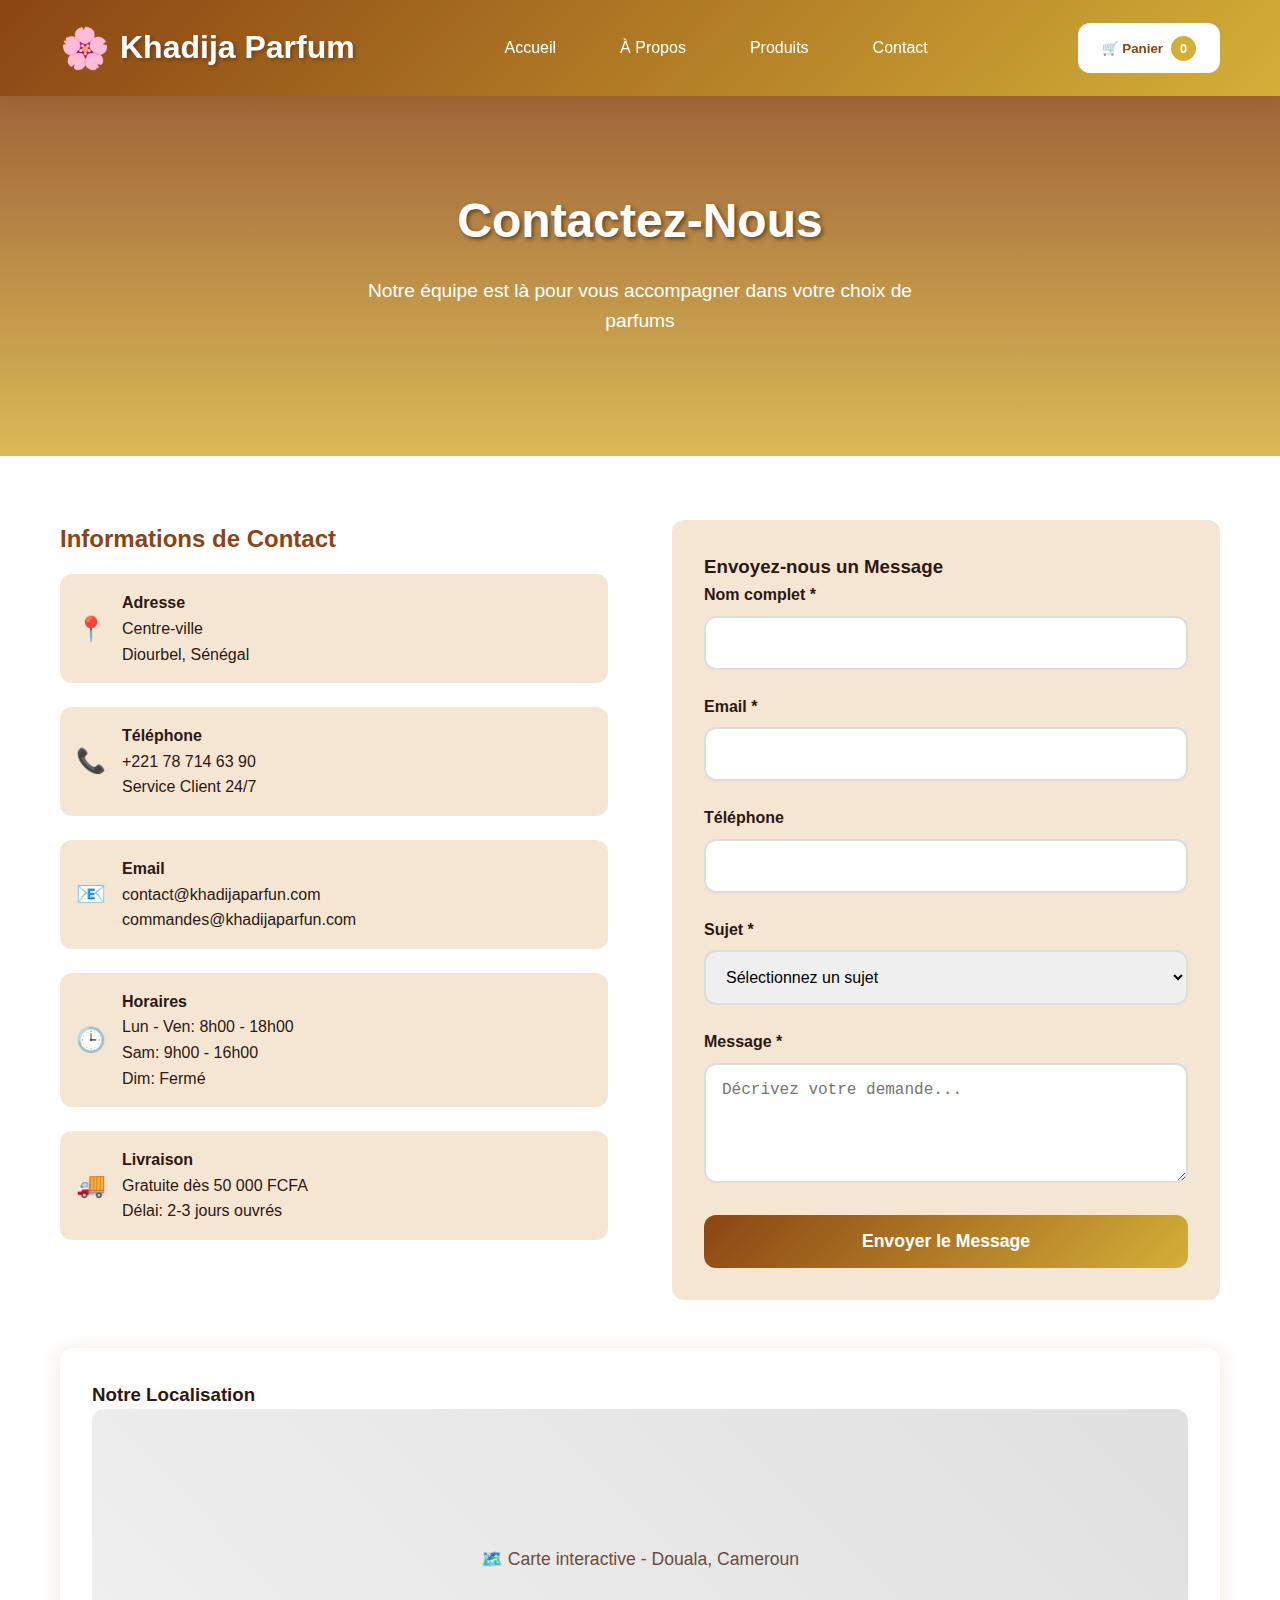
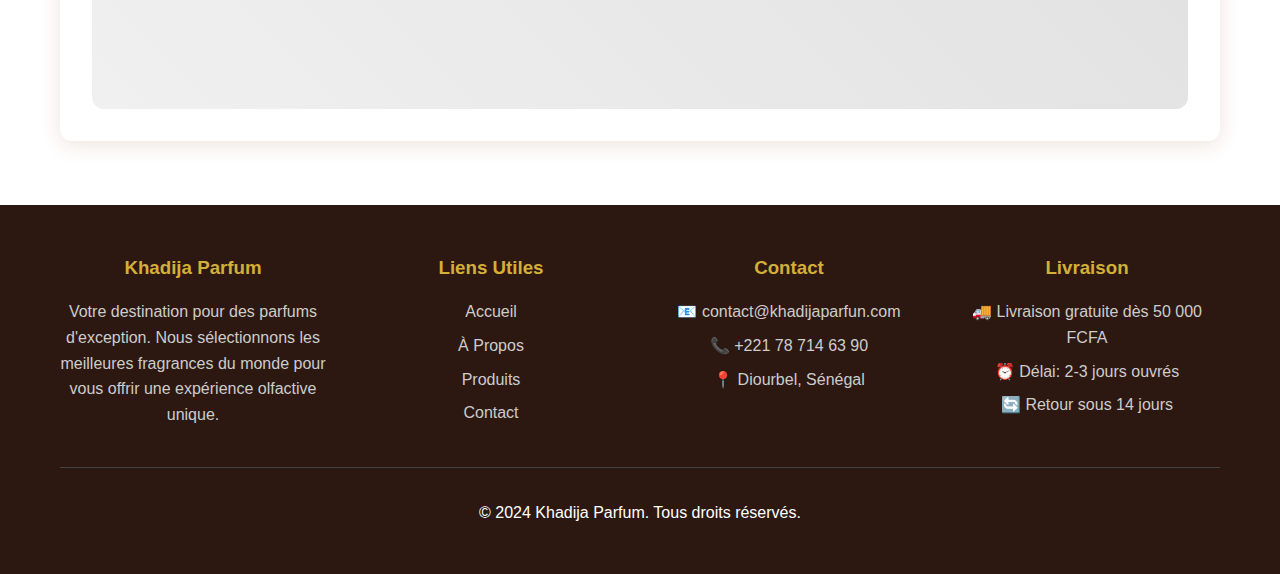
<file: contact.html>
<!DOCTYPE html>
<html lang="fr">
<head>
    <meta charset="UTF-8">
    <meta name="viewport" content="width=device-width, initial-scale=1.0">
    <title>Contact - Khadija Parfum</title>
    <meta name="description" content="Contactez Khadija Parfum pour toute question sur nos parfums de luxe. Service client disponible 7j/7.">
    <link rel="stylesheet" href="styles.css">
    <script src="app.js"></script>
    <script src="forms.js"></script>
    <style>
        .contact-hero {
            background: linear-gradient(rgba(139, 69, 19, 0.8), rgba(212, 175, 55, 0.8)), 
                        url('https://images.unsplash.com/photo-1513475382585-d06e58bcb0e0?ixlib=rb-4.0.3&auto=format&fit=crop&w=1920&q=80');
            background-size: cover;
            background-position: center;
            height: 40vh;
            display: flex;
            align-items: center;
            justify-content: center;
            text-align: center;
            color: var(--white);
        }

        .contact-content {
            padding: 4rem 0;
            background: var(--white);
        }

        .contact-grid {
            display: grid;
            grid-template-columns: 1fr 1fr;
            gap: 4rem;
            margin-bottom: 3rem;
        }

        .contact-info h3 {
            color: var(--primary-color);
            margin-bottom: 1rem;
            font-size: 1.5rem;
        }

        .contact-item {
            display: flex;
            align-items: center;
            gap: 1rem;
            margin-bottom: 1.5rem;
            padding: 1rem;
            background: var(--accent-color);
            border-radius: var(--border-radius);
        }

        .contact-item-icon {
            font-size: 1.5rem;
            color: var(--secondary-color);
        }

        .contact-form {
            background: var(--accent-color);
            padding: 2rem;
            border-radius: var(--border-radius);
        }

        .form-group {
            margin-bottom: 1.5rem;
        }

        .form-group label {
            display: block;
            margin-bottom: 0.5rem;
            font-weight: 600;
            color: var(--text-dark);
        }

        .form-group input,
        .form-group textarea,
        .form-group select {
            width: 100%;
            padding: 1rem;
            border: 2px solid #ddd;
            border-radius: var(--border-radius);
            font-size: 1rem;
            transition: var(--transition);
        }

        .form-group input:focus,
        .form-group textarea:focus,
        .form-group select:focus {
            outline: none;
            border-color: var(--primary-color);
            box-shadow: 0 0 10px rgba(139, 69, 19, 0.2);
        }

        .form-group textarea {
            height: 120px;
            resize: vertical;
        }

        .submit-btn {
            background: var(--gradient);
            color: var(--white);
            border: none;
            padding: 1rem 2rem;
            border-radius: var(--border-radius);
            font-size: 1.1rem;
            font-weight: 600;
            cursor: pointer;
            transition: var(--transition);
            width: 100%;
        }

        .submit-btn:hover {
            transform: translateY(-2px);
            box-shadow: var(--shadow);
        }

        .map-container {
            margin-top: 3rem;
            background: var(--white);
            padding: 2rem;
            border-radius: var(--border-radius);
            box-shadow: var(--shadow);
        }

        .map-placeholder {
            height: 300px;
            background: linear-gradient(45deg, #f0f0f0, #e0e0e0);
            border-radius: var(--border-radius);
            display: flex;
            align-items: center;
            justify-content: center;
            color: var(--text-light);
            font-size: 1.1rem;
        }

        @media (max-width: 768px) {
            .contact-grid {
                grid-template-columns: 1fr;
                gap: 2rem;
            }
            
            .contact-hero h2 {
                font-size: 2rem;
            }
        }
    </style>
</head>
<body>
    <!-- Header -->
    <header>
        <div class="container">
            <div class="header-content">
                <div class="logo">
                    <span class="logo-icon">🌸</span>
                    <h1>Khadija Parfum</h1>
                </div>
                <nav>
                    <a href="mon site.html">Accueil</a>
                    <a href="about.html">À Propos</a>
                    <a href="mon site.html#produits">Produits</a>
                    <a href="contact.html">Contact</a>
                </nav>
                <button class="cart-btn" onclick="toggleCart()">
                    🛒 Panier <span class="cart-count" id="cartCount">0</span>
                </button>
            </div>
        </div>
    </header>

    <!-- Contact Hero -->
    <section class="contact-hero">
        <div class="hero-content">
            <h2>Contactez-Nous</h2>
            <p>Notre équipe est là pour vous accompagner dans votre choix de parfums</p>
        </div>
    </section>

    <!-- Contact Content -->
    <section class="contact-content">
        <div class="container">
            <div class="contact-grid">
                <!-- Contact Information -->
                <div class="contact-info">
                    <h3>Informations de Contact</h3>
                    
                    <div class="contact-item">
                        <div class="contact-item-icon">📍</div>
                        <div>
                            <strong>Adresse</strong><br>
                            Centre-ville<br>
                            Diourbel, Sénégal
                        </div>
                    </div>

                    <div class="contact-item">
                        <div class="contact-item-icon">📞</div>
                        <div>
                            <strong>Téléphone</strong><br>
                            +221 78 714 63 90<br>
                            Service Client 24/7
                        </div>
                    </div>

                    <div class="contact-item">
                        <div class="contact-item-icon">📧</div>
                        <div>
                            <strong>Email</strong><br>
                            contact@khadijaparfun.com<br>
                            commandes@khadijaparfun.com
                        </div>
                    </div>

                    <div class="contact-item">
                        <div class="contact-item-icon">🕒</div>
                        <div>
                            <strong>Horaires</strong><br>
                            Lun - Ven: 8h00 - 18h00<br>
                            Sam: 9h00 - 16h00<br>
                            Dim: Fermé
                        </div>
                    </div>

                    <div class="contact-item">
                        <div class="contact-item-icon">🚚</div>
                        <div>
                            <strong>Livraison</strong><br>
                            Gratuite dès 50 000 FCFA<br>
                            Délai: 2-3 jours ouvrés
                        </div>
                    </div>
                </div>

                <!-- Contact Form -->
                <div class="contact-form">
                    <h3>Envoyez-nous un Message</h3>
                    <form id="contactForm">
                        <div class="form-group">
                            <label for="name">Nom complet *</label>
                            <input type="text" id="name" name="name" required>
                        </div>

                        <div class="form-group">
                            <label for="email">Email *</label>
                            <input type="email" id="email" name="email" required>
                        </div>

                        <div class="form-group">
                            <label for="phone">Téléphone</label>
                            <input type="tel" id="phone" name="phone">
                        </div>

                        <div class="form-group">
                            <label for="subject">Sujet *</label>
                            <select id="subject" name="subject" required>
                                <option value="">Sélectionnez un sujet</option>
                                <option value="commande">Question sur une commande</option>
                                <option value="produit">Information sur un produit</option>
                                <option value="livraison">Question sur la livraison</option>
                                <option value="retour">Retour/Échange</option>
                                <option value="autre">Autre</option>
                            </select>
                        </div>

                        <div class="form-group">
                            <label for="message">Message *</label>
                            <textarea id="message" name="message" placeholder="Décrivez votre demande..." required></textarea>
                        </div>

                        <button type="submit" class="submit-btn">Envoyer le Message</button>
                    </form>
                </div>
            </div>

            <!-- Map Section -->
            <div class="map-container">
                <h3>Notre Localisation</h3>
                <div class="map-placeholder">
                    🗺️ Carte interactive - Douala, Cameroun
                </div>
            </div>
        </div>
    </section>

    <!-- Footer -->
    <footer>
        <div class="container">
            <div class="footer-content">
                <div class="footer-section">
                    <h3>Khadija Parfum</h3>
                    <p>Votre destination pour des parfums d'exception. Nous sélectionnons les meilleures fragrances du monde pour vous offrir une expérience olfactive unique.</p>
                </div>
                <div class="footer-section">
                    <h3>Liens Utiles</h3>
                    <a href="mon site.html">Accueil</a>
                    <a href="about.html">À Propos</a>
                    <a href="mon site.html#produits">Produits</a>
                    <a href="contact.html">Contact</a>
                </div>
                <div class="footer-section">
                    <h3>Contact</h3>
                    <p>📧 contact@khadijaparfun.com</p>
                    <p>📞 +221 78 714 63 90</p>
                    <p>📍 Diourbel, Sénégal</p>
                </div>
                <div class="footer-section">
                    <h3>Livraison</h3>
                    <p>🚚 Livraison gratuite dès 50 000 FCFA</p>
                    <p>⏰ Délai: 2-3 jours ouvrés</p>
                    <p>🔄 Retour sous 14 jours</p>
                </div>
            </div>
            <div style="margin-top: 2rem; padding-top: 2rem; border-top: 1px solid #444;">
                <p>&copy; 2024 Khadija Parfum. Tous droits réservés.</p>
            </div>
        </div>
    </footer>

</body>
</html>
</file>
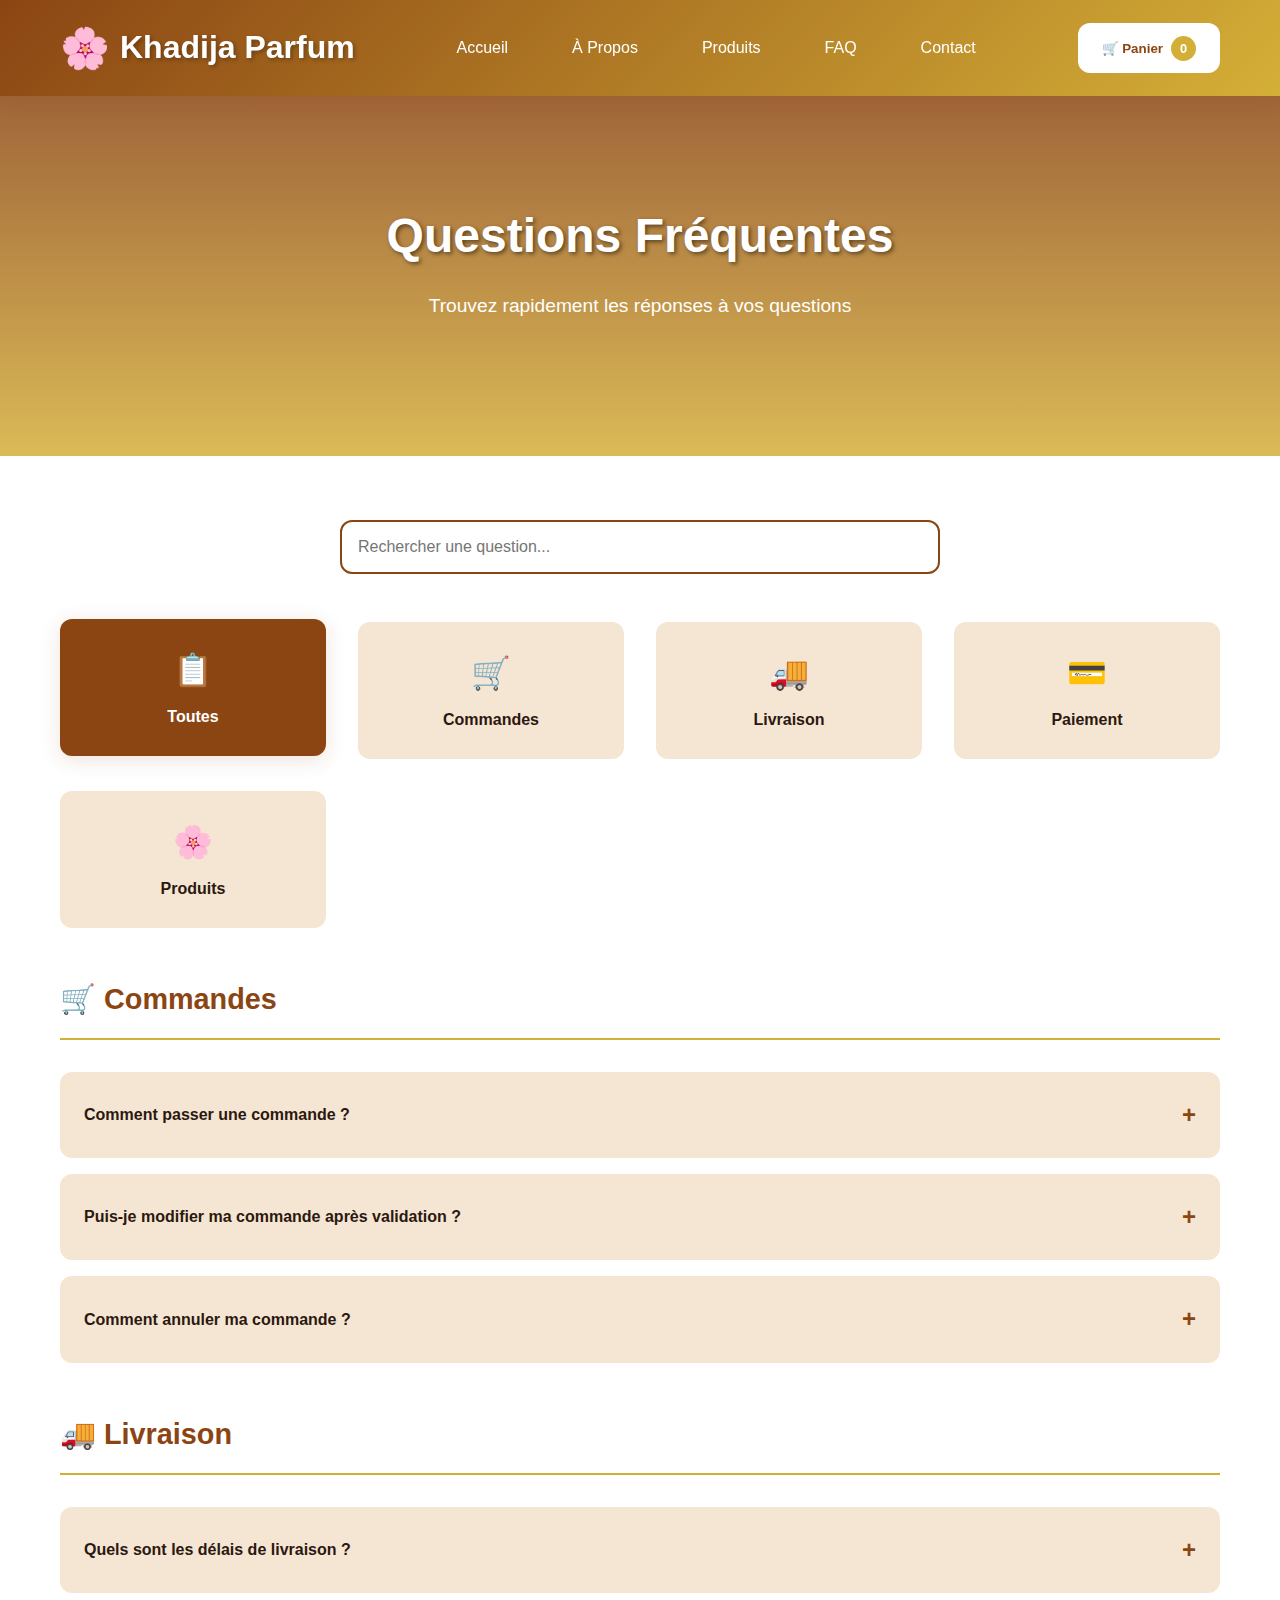
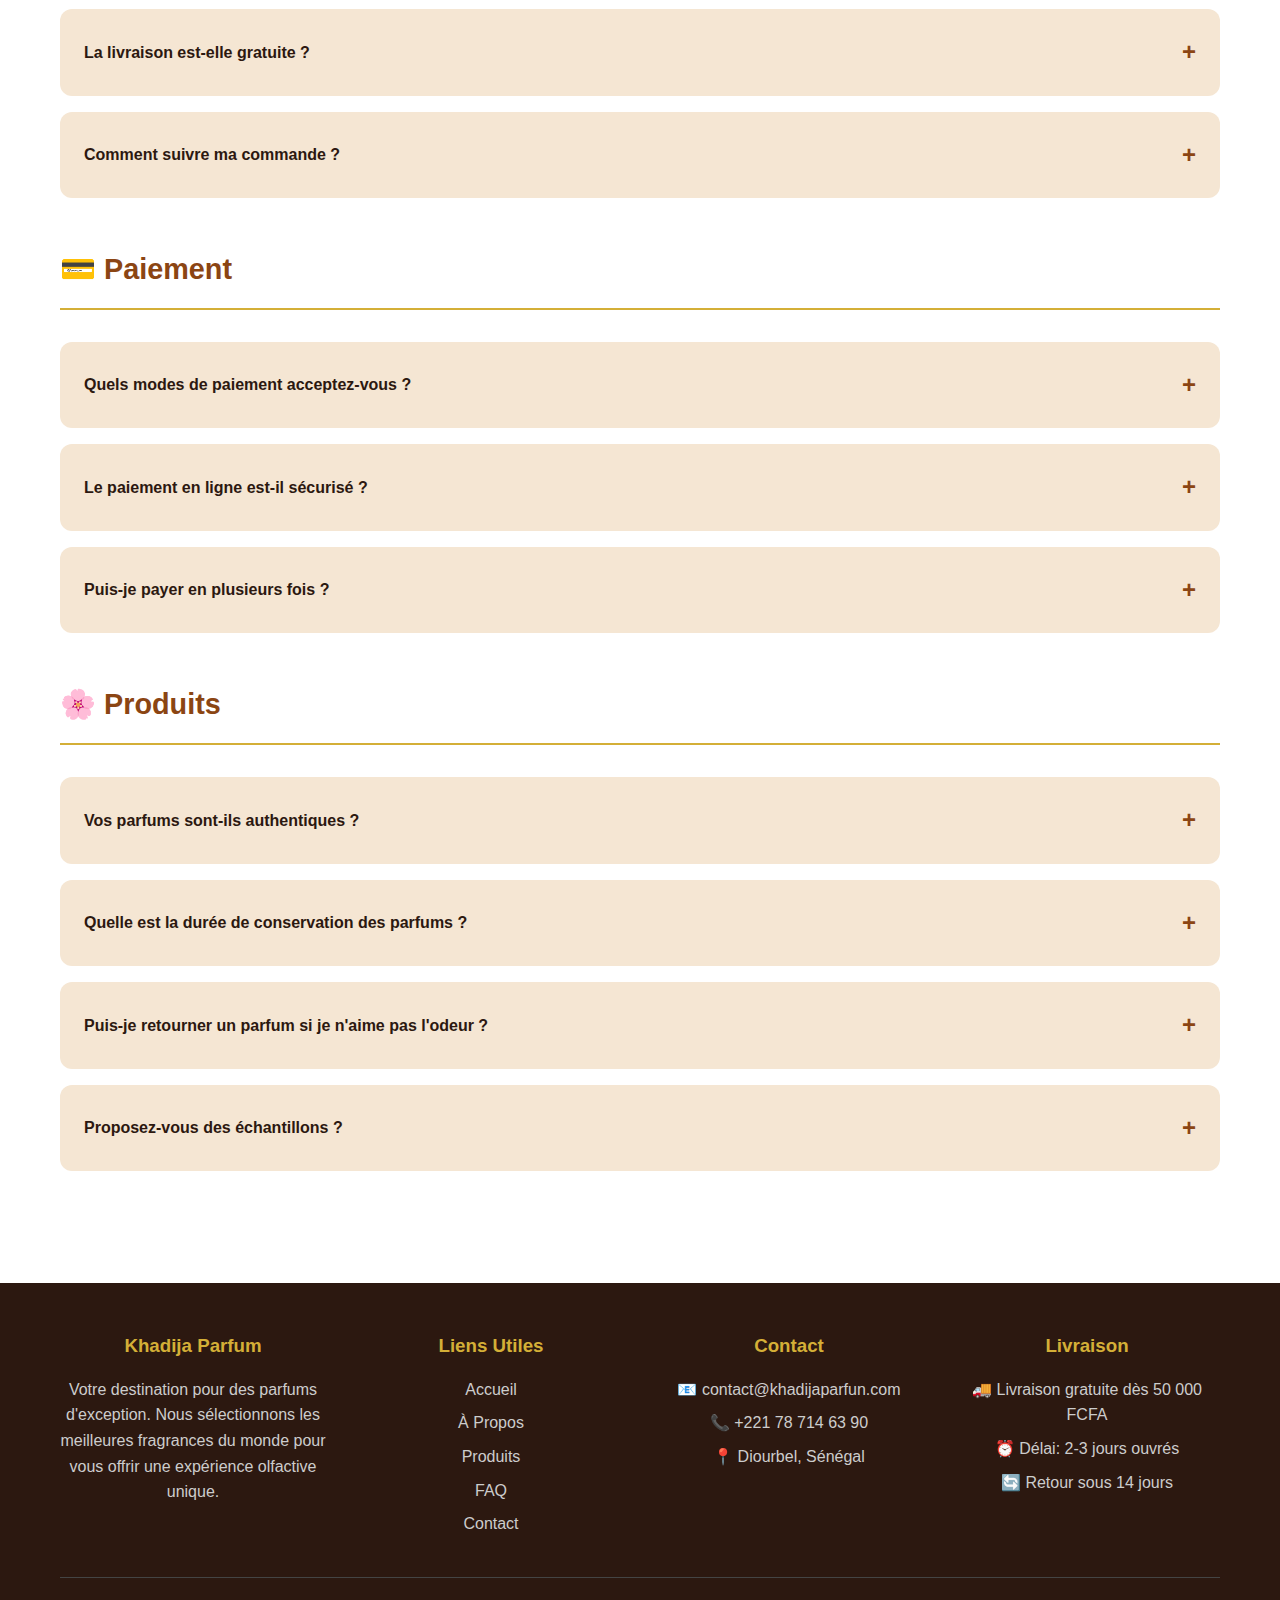
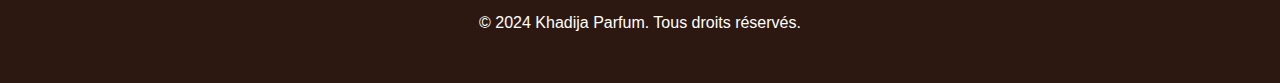
<file: faq.html>
<!DOCTYPE html>
<html lang="fr">
<head>
    <meta charset="UTF-8">
    <meta name="viewport" content="width=device-width, initial-scale=1.0">
    <title>FAQ - Questions Fréquentes - Khadija Parfum</title>
    <meta name="description" content="Trouvez les réponses à vos questions sur Khadija Parfum : livraison, paiement, retours et authenticité de nos parfums.">
    <link rel="stylesheet" href="styles.css">
    <script src="app.js"></script>
    <style>
        .faq-hero {
            background: linear-gradient(rgba(139, 69, 19, 0.8), rgba(212, 175, 55, 0.8)), 
                        url('https://images.unsplash.com/photo-1556228578-8c89e6adf883?ixlib=rb-4.0.3&auto=format&fit=crop&w=1920&q=80');
            background-size: cover;
            background-position: center;
            height: 40vh;
            display: flex;
            align-items: center;
            justify-content: center;
            text-align: center;
            color: var(--white);
        }

        .faq-content {
            padding: 4rem 0;
            background: var(--white);
        }

        .faq-categories {
            display: grid;
            grid-template-columns: repeat(auto-fit, minmax(250px, 1fr));
            gap: 2rem;
            margin-bottom: 3rem;
        }

        .category-tab {
            background: var(--accent-color);
            padding: 1.5rem;
            border-radius: var(--border-radius);
            text-align: center;
            cursor: pointer;
            transition: var(--transition);
            border: 2px solid transparent;
        }

        .category-tab:hover,
        .category-tab.active {
            background: var(--primary-color);
            color: var(--white);
            transform: translateY(-3px);
            box-shadow: var(--shadow);
        }

        .category-icon {
            font-size: 2rem;
            margin-bottom: 0.5rem;
        }

        .faq-section {
            margin-bottom: 3rem;
        }

        .faq-section h3 {
            color: var(--primary-color);
            font-size: 1.8rem;
            margin-bottom: 2rem;
            padding-bottom: 1rem;
            border-bottom: 2px solid var(--secondary-color);
        }

        .faq-item {
            background: var(--accent-color);
            border-radius: var(--border-radius);
            margin-bottom: 1rem;
            overflow: hidden;
            transition: var(--transition);
        }

        .faq-question {
            padding: 1.5rem;
            cursor: pointer;
            display: flex;
            justify-content: space-between;
            align-items: center;
            font-weight: 600;
            color: var(--text-dark);
            user-select: none;
        }

        .faq-question:hover {
            background: rgba(139, 69, 19, 0.05);
        }

        .faq-toggle {
            font-size: 1.5rem;
            color: var(--primary-color);
            transition: transform 0.3s ease;
        }

        .faq-item.active .faq-toggle {
            transform: rotate(45deg);
        }

        .faq-answer {
            max-height: 0;
            overflow: hidden;
            transition: max-height 0.3s ease;
        }

        .faq-item.active .faq-answer {
            max-height: 500px;
        }

        .faq-answer-content {
            padding: 0 1.5rem 1.5rem 1.5rem;
            color: var(--text-light);
            line-height: 1.8;
        }

        .search-faq {
            margin-bottom: 3rem;
        }

        .search-faq input {
            width: 100%;
            max-width: 600px;
            padding: 1rem;
            border: 2px solid var(--primary-color);
            border-radius: var(--border-radius);
            font-size: 1rem;
            display: block;
            margin: 0 auto;
        }

        .search-faq input:focus {
            outline: none;
            border-color: var(--secondary-color);
            box-shadow: 0 0 10px rgba(212, 175, 55, 0.3);
        }

        @media (max-width: 768px) {
            .faq-hero h2 {
                font-size: 2rem;
            }
            
            .faq-categories {
                grid-template-columns: 1fr;
            }
        }
    </style>
</head>
<body>
    <!-- Header -->
    <header>
        <div class="container">
            <div class="header-content">
                <div class="logo">
                    <span class="logo-icon">🌸</span>
                    <h1>Khadija Parfum</h1>
                </div>
                <nav>
                    <a href="mon site.html">Accueil</a>
                    <a href="about.html">À Propos</a>
                    <a href="mon site.html#produits">Produits</a>
                    <a href="faq.html">FAQ</a>
                    <a href="contact.html">Contact</a>
                </nav>
                <button class="cart-btn" onclick="toggleCart()">
                    🛒 Panier <span class="cart-count" id="cartCount">0</span>
                </button>
            </div>
        </div>
    </header>

    <!-- FAQ Hero -->
    <section class="faq-hero">
        <div class="hero-content">
            <h2>Questions Fréquentes</h2>
            <p>Trouvez rapidement les réponses à vos questions</p>
        </div>
    </section>

    <!-- FAQ Content -->
    <section class="faq-content">
        <div class="container">
            <!-- Search -->
            <div class="search-faq">
                <input type="text" id="faqSearch" placeholder="Rechercher une question...">
            </div>

            <!-- Categories -->
            <div class="faq-categories">
                <div class="category-tab active" onclick="filterCategory('all')">
                    <div class="category-icon">📋</div>
                    <h4>Toutes</h4>
                </div>
                <div class="category-tab" onclick="filterCategory('commande')">
                    <div class="category-icon">🛒</div>
                    <h4>Commandes</h4>
                </div>
                <div class="category-tab" onclick="filterCategory('livraison')">
                    <div class="category-icon">🚚</div>
                    <h4>Livraison</h4>
                </div>
                <div class="category-tab" onclick="filterCategory('paiement')">
                    <div class="category-icon">💳</div>
                    <h4>Paiement</h4>
                </div>
                <div class="category-tab" onclick="filterCategory('produit')">
                    <div class="category-icon">🌸</div>
                    <h4>Produits</h4>
                </div>
            </div>

            <!-- Commandes -->
            <div class="faq-section" data-category="commande">
                <h3>🛒 Commandes</h3>
                
                <div class="faq-item">
                    <div class="faq-question" onclick="toggleFaq(this)">
                        <span>Comment passer une commande ?</span>
                        <span class="faq-toggle">+</span>
                    </div>
                    <div class="faq-answer">
                        <div class="faq-answer-content">
                            Pour passer une commande sur Khadija Parfum :
                            <ol>
                                <li>Parcourez notre catalogue de parfums</li>
                                <li>Cliquez sur "Ajouter au panier" pour vos produits préférés</li>
                                <li>Accédez à votre panier en cliquant sur l'icône 🛒</li>
                                <li>Vérifiez votre commande et remplissez vos informations</li>
                                <li>Cliquez sur "Passer la commande"</li>
                                <li>Vous recevrez une confirmation par email</li>
                            </ol>
                        </div>
                    </div>
                </div>

                <div class="faq-item">
                    <div class="faq-question" onclick="toggleFaq(this)">
                        <span>Puis-je modifier ma commande après validation ?</span>
                        <span class="faq-toggle">+</span>
                    </div>
                    <div class="faq-answer">
                        <div class="faq-answer-content">
                            Oui, vous pouvez modifier votre commande dans les 2 heures suivant la confirmation. Contactez-nous immédiatement au +221 78 714 63 90 ou par email à contact@khadijaparfun.com avec votre numéro de commande.
                        </div>
                    </div>
                </div>

                <div class="faq-item">
                    <div class="faq-question" onclick="toggleFaq(this)">
                        <span>Comment annuler ma commande ?</span>
                        <span class="faq-toggle">+</span>
                    </div>
                    <div class="faq-answer">
                        <div class="faq-answer-content">
                            Vous pouvez annuler votre commande gratuitement avant son expédition. Contactez-nous au +221 78 714 63 90 avec votre numéro de commande. Une fois expédiée, consultez notre politique de retour.
                        </div>
                    </div>
                </div>
            </div>

            <!-- Livraison -->
            <div class="faq-section" data-category="livraison">
                <h3>🚚 Livraison</h3>
                
                <div class="faq-item">
                    <div class="faq-question" onclick="toggleFaq(this)">
                        <span>Quels sont les délais de livraison ?</span>
                        <span class="faq-toggle">+</span>
                    </div>
                    <div class="faq-answer">
                        <div class="faq-answer-content">
                            Nos délais de livraison sont :
                            <ul>
                                <li><strong>Diourbel :</strong> 24-48h</li>
                                <li><strong>Dakar et régions :</strong> 2-3 jours ouvrés</li>
                                <li><strong>Reste du Sénégal :</strong> 3-5 jours ouvrés</li>
                            </ul>
                            Les commandes passées avant 14h sont traitées le jour même.
                        </div>
                    </div>
                </div>

                <div class="faq-item">
                    <div class="faq-question" onclick="toggleFaq(this)">
                        <span>La livraison est-elle gratuite ?</span>
                        <span class="faq-toggle">+</span>
                    </div>
                    <div class="faq-answer">
                        <div class="faq-answer-content">
                            Oui ! La livraison est gratuite pour toute commande de 50 000 FCFA et plus. En dessous, les frais de livraison sont de 2 000 FCFA pour Diourbel et 3 000 FCFA pour le reste du Sénégal.
                        </div>
                    </div>
                </div>

                <div class="faq-item">
                    <div class="faq-question" onclick="toggleFaq(this)">
                        <span>Comment suivre ma commande ?</span>
                        <span class="faq-toggle">+</span>
                    </div>
                    <div class="faq-answer">
                        <div class="faq-answer-content">
                            Vous recevrez un email de confirmation avec un numéro de suivi dès l'expédition de votre commande. Vous pouvez également nous contacter au +221 78 714 63 90 pour connaître l'état de votre livraison.
                        </div>
                    </div>
                </div>
            </div>

            <!-- Paiement -->
            <div class="faq-section" data-category="paiement">
                <h3>💳 Paiement</h3>
                
                <div class="faq-item">
                    <div class="faq-question" onclick="toggleFaq(this)">
                        <span>Quels modes de paiement acceptez-vous ?</span>
                        <span class="faq-toggle">+</span>
                    </div>
                    <div class="faq-answer">
                        <div class="faq-answer-content">
                            Nous acceptons plusieurs modes de paiement :
                            <ul>
                                <li>Mobile Money (Orange Money, Free Money, Wave)</li>
                                <li>Virement bancaire</li>
                                <li>Paiement à la livraison (espèces)</li>
                                <li>Western Union / MoneyGram</li>
                            </ul>
                        </div>
                    </div>
                </div>

                <div class="faq-item">
                    <div class="faq-question" onclick="toggleFaq(this)">
                        <span>Le paiement en ligne est-il sécurisé ?</span>
                        <span class="faq-toggle">+</span>
                    </div>
                    <div class="faq-answer">
                        <div class="faq-answer-content">
                            Absolument ! Toutes nos transactions sont sécurisées et cryptées. Nous ne conservons aucune information bancaire sensible. Vos données sont protégées selon les normes internationales.
                        </div>
                    </div>
                </div>

                <div class="faq-item">
                    <div class="faq-question" onclick="toggleFaq(this)">
                        <span>Puis-je payer en plusieurs fois ?</span>
                        <span class="faq-toggle">+</span>
                    </div>
                    <div class="faq-answer">
                        <div class="faq-answer-content">
                            Oui, pour les commandes de plus de 100 000 FCFA, nous proposons un paiement en 2 ou 3 fois sans frais. Contactez-nous pour organiser votre échéancier de paiement.
                        </div>
                    </div>
                </div>
            </div>

            <!-- Produits -->
            <div class="faq-section" data-category="produit">
                <h3>🌸 Produits</h3>
                
                <div class="faq-item">
                    <div class="faq-question" onclick="toggleFaq(this)">
                        <span>Vos parfums sont-ils authentiques ?</span>
                        <span class="faq-toggle">+</span>
                    </div>
                    <div class="faq-answer">
                        <div class="faq-answer-content">
                            Oui, 100% ! Tous nos parfums sont authentiques et proviennent directement des maisons de parfumerie ou de distributeurs officiels. Nous garantissons l'authenticité de chaque produit vendu sur notre site.
                        </div>
                    </div>
                </div>

                <div class="faq-item">
                    <div class="faq-question" onclick="toggleFaq(this)">
                        <span>Quelle est la durée de conservation des parfums ?</span>
                        <span class="faq-toggle">+</span>
                    </div>
                    <div class="faq-answer">
                        <div class="faq-answer-content">
                            Les parfums se conservent généralement 3 à 5 ans s'ils sont correctement stockés. Conservez-les à l'abri de la lumière directe, de la chaleur et de l'humidité. Fermez bien le flacon après chaque utilisation.
                        </div>
                    </div>
                </div>

                <div class="faq-item">
                    <div class="faq-question" onclick="toggleFaq(this)">
                        <span>Puis-je retourner un parfum si je n'aime pas l'odeur ?</span>
                        <span class="faq-toggle">+</span>
                    </div>
                    <div class="faq-answer">
                        <div class="faq-answer-content">
                            Oui, nous offrons une garantie satisfait ou remboursé de 14 jours. Le parfum doit être retourné non utilisé (scellé) dans son emballage d'origine. Les frais de retour sont à votre charge.
                        </div>
                    </div>
                </div>

                <div class="faq-item">
                    <div class="faq-question" onclick="toggleFaq(this)">
                        <span>Proposez-vous des échantillons ?</span>
                        <span class="faq-toggle">+</span>
                    </div>
                    <div class="faq-answer">
                        <div class="faq-answer-content">
                            Oui ! Nous offrons des échantillons gratuits avec chaque commande. Vous pouvez également acheter des coffrets découverte contenant plusieurs échantillons pour tester différentes fragrances.
                        </div>
                    </div>
                </div>
            </div>
        </div>
    </section>

    <!-- Footer -->
    <footer>
        <div class="container">
            <div class="footer-content">
                <div class="footer-section">
                    <h3>Khadija Parfum</h3>
                    <p>Votre destination pour des parfums d'exception. Nous sélectionnons les meilleures fragrances du monde pour vous offrir une expérience olfactive unique.</p>
                </div>
                <div class="footer-section">
                    <h3>Liens Utiles</h3>
                    <a href="mon site.html">Accueil</a>
                    <a href="about.html">À Propos</a>
                    <a href="mon site.html#produits">Produits</a>
                    <a href="faq.html">FAQ</a>
                    <a href="contact.html">Contact</a>
                </div>
                <div class="footer-section">
                    <h3>Contact</h3>
                    <p>📧 contact@khadijaparfun.com</p>
                    <p>📞 +221 78 714 63 90</p>
                    <p>📍 Diourbel, Sénégal</p>
                </div>
                <div class="footer-section">
                    <h3>Livraison</h3>
                    <p>🚚 Livraison gratuite dès 50 000 FCFA</p>
                    <p>⏰ Délai: 2-3 jours ouvrés</p>
                    <p>🔄 Retour sous 14 jours</p>
                </div>
            </div>
            <div style="margin-top: 2rem; padding-top: 2rem; border-top: 1px solid #444;">
                <p>&copy; 2024 Khadija Parfum. Tous droits réservés.</p>
            </div>
        </div>
    </footer>

    <script>
        // Toggle FAQ item
        function toggleFaq(element) {
            const faqItem = element.parentElement;
            const wasActive = faqItem.classList.contains('active');
            
            // Close all FAQ items
            document.querySelectorAll('.faq-item').forEach(item => {
                item.classList.remove('active');
            });
            
            // Open clicked item if it wasn't active
            if (!wasActive) {
                faqItem.classList.add('active');
            }
        }

        // Filter by category
        function filterCategory(category) {
            // Update active tab
            document.querySelectorAll('.category-tab').forEach(tab => {
                tab.classList.remove('active');
            });
            event.target.closest('.category-tab').classList.add('active');
            
            // Show/hide sections
            document.querySelectorAll('.faq-section').forEach(section => {
                if (category === 'all' || section.dataset.category === category) {
                    section.style.display = 'block';
                } else {
                    section.style.display = 'none';
                }
            });
        }

        // Search FAQ
        document.getElementById('faqSearch').addEventListener('input', function(e) {
            const searchTerm = e.target.value.toLowerCase();
            
            document.querySelectorAll('.faq-item').forEach(item => {
                const question = item.querySelector('.faq-question span').textContent.toLowerCase();
                const answer = item.querySelector('.faq-answer-content').textContent.toLowerCase();
                
                if (question.includes(searchTerm) || answer.includes(searchTerm)) {
                    item.style.display = 'block';
                } else {
                    item.style.display = 'none';
                }
            });
            
            // Show all sections if searching
            if (searchTerm) {
                document.querySelectorAll('.faq-section').forEach(section => {
                    section.style.display = 'block';
                });
            }
        });

        // Cart functionality (simplified)
        function toggleCart() {
            alert('Panier disponible sur la page principale');
        }
    </script>
</body>
</html>
</file>
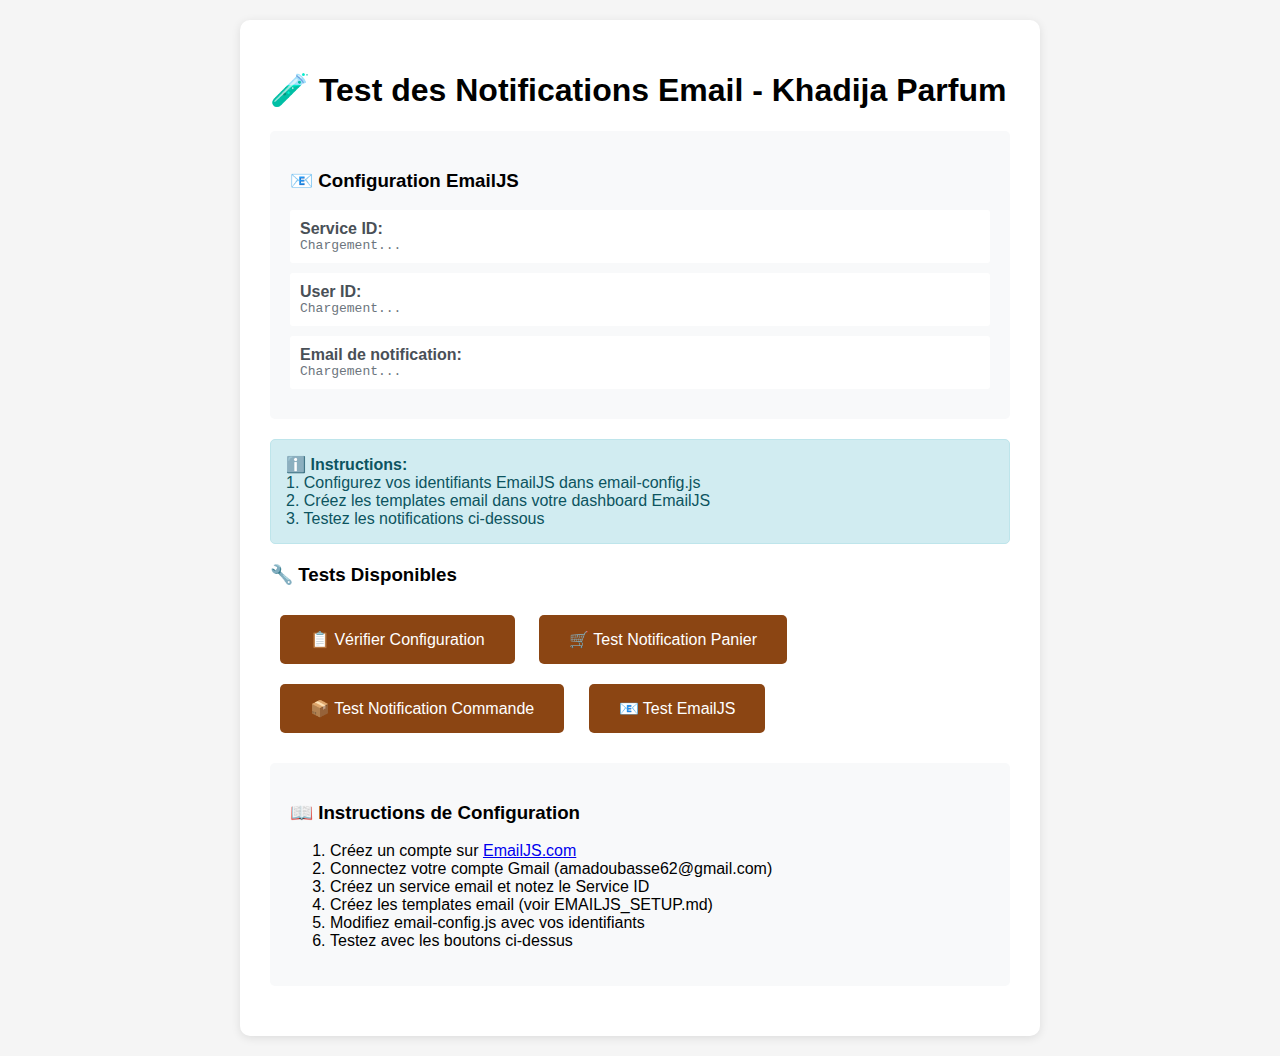
<file: test-email.html>
<!DOCTYPE html>
<html lang="fr">
<head>
    <meta charset="UTF-8">
    <meta name="viewport" content="width=device-width, initial-scale=1.0">
    <title>Test Email - Khadija Parfum</title>
    <style>
        body {
            font-family: Arial, sans-serif;
            max-width: 800px;
            margin: 0 auto;
            padding: 20px;
            background: #f5f5f5;
        }
        .test-container {
            background: white;
            padding: 30px;
            border-radius: 10px;
            box-shadow: 0 2px 10px rgba(0,0,0,0.1);
        }
        .test-button {
            background: #8B4513;
            color: white;
            border: none;
            padding: 15px 30px;
            border-radius: 5px;
            cursor: pointer;
            font-size: 16px;
            margin: 10px;
        }
        .test-button:hover {
            background: #A0522D;
        }
        .status {
            margin: 20px 0;
            padding: 15px;
            border-radius: 5px;
        }
        .success {
            background: #d4edda;
            color: #155724;
            border: 1px solid #c3e6cb;
        }
        .error {
            background: #f8d7da;
            color: #721c24;
            border: 1px solid #f5c6cb;
        }
        .info {
            background: #d1ecf1;
            color: #0c5460;
            border: 1px solid #bee5eb;
        }
        .config-section {
            background: #f8f9fa;
            padding: 20px;
            border-radius: 5px;
            margin: 20px 0;
        }
        .config-item {
            margin: 10px 0;
            padding: 10px;
            background: white;
            border-radius: 3px;
        }
        .config-label {
            font-weight: bold;
            color: #495057;
        }
        .config-value {
            color: #6c757d;
            font-family: monospace;
        }
    </style>
</head>
<body>
    <div class="test-container">
        <h1>🧪 Test des Notifications Email - Khadija Parfum</h1>
        
        <div class="config-section">
            <h3>📧 Configuration EmailJS</h3>
            <div class="config-item">
                <div class="config-label">Service ID:</div>
                <div class="config-value" id="serviceId">Chargement...</div>
            </div>
            <div class="config-item">
                <div class="config-label">User ID:</div>
                <div class="config-value" id="userId">Chargement...</div>
            </div>
            <div class="config-item">
                <div class="config-label">Email de notification:</div>
                <div class="config-value" id="notificationEmail">Chargement...</div>
            </div>
        </div>

        <div class="status info" id="status">
            <strong>ℹ️ Instructions:</strong><br>
            1. Configurez vos identifiants EmailJS dans email-config.js<br>
            2. Créez les templates email dans votre dashboard EmailJS<br>
            3. Testez les notifications ci-dessous
        </div>

        <h3>🔧 Tests Disponibles</h3>
        
        <button class="test-button" onclick="testConfiguration()">
            📋 Vérifier Configuration
        </button>
        
        <button class="test-button" onclick="testCartNotification()">
            🛒 Test Notification Panier
        </button>
        
        <button class="test-button" onclick="testOrderNotification()">
            📦 Test Notification Commande
        </button>
        
        <button class="test-button" onclick="testEmailJS()">
            📧 Test EmailJS
        </button>

        <div id="testResults"></div>

        <div class="config-section">
            <h3>📖 Instructions de Configuration</h3>
            <ol>
                <li>Créez un compte sur <a href="https://www.emailjs.com" target="_blank">EmailJS.com</a></li>
                <li>Connectez votre compte Gmail (amadoubasse62@gmail.com)</li>
                <li>Créez un service email et notez le Service ID</li>
                <li>Créez les templates email (voir EMAILJS_SETUP.md)</li>
                <li>Modifiez email-config.js avec vos identifiants</li>
                <li>Testez avec les boutons ci-dessus</li>
            </ol>
        </div>
    </div>

    <!-- Scripts -->
    <script src="app.js"></script>
    <script src="email-config.js"></script>
    <script src="email.js"></script>
    
    <script>
        // Test functions
        function testConfiguration() {
            const status = document.getElementById('status');
            const results = document.getElementById('testResults');
            
            if (EMAILJS_CONFIG.userId === 'your_user_id_here') {
                status.className = 'status error';
                status.innerHTML = '<strong>❌ Configuration incomplète!</strong><br>Veuillez configurer vos identifiants EmailJS dans email-config.js';
                results.innerHTML = '<div class="status error">❌ User ID non configuré</div>';
            } else {
                status.className = 'status success';
                status.innerHTML = '<strong>✅ Configuration prête!</strong><br>Vous pouvez maintenant tester les notifications email';
                results.innerHTML = '<div class="status success">✅ Configuration EmailJS valide</div>';
            }
            
            // Update config display
            document.getElementById('serviceId').textContent = EMAILJS_CONFIG.serviceId;
            document.getElementById('userId').textContent = EMAILJS_CONFIG.userId;
            document.getElementById('notificationEmail').textContent = EMAILJS_CONFIG.notificationEmail;
        }

        function testCartNotification() {
            const testProduct = {
                name: "Test Parfum",
                brand: "Test Brand",
                price: 25000
            };
            
            sendCartNotificationEmail(testProduct, 2);
            
            const results = document.getElementById('testResults');
            results.innerHTML = '<div class="status info">📧 Email de test panier envoyé à ' + EMAILJS_CONFIG.notificationEmail + '</div>';
        }

        function testOrderNotification() {
            const testOrder = {
                items: [{
                    name: "Test Parfum",
                    brand: "Test Brand",
                    price: 25000,
                    quantity: 1
                }],
                totalAmount: 25000,
                totalItems: 1,
                customerName: "Test Client",
                customerEmail: "test@example.com",
                customerPhone: "+237 6XX XX XX XX",
                deliveryAddress: "Douala, Cameroun",
                paymentMethod: "Mobile Money"
            };
            
            sendOrderConfirmationEmail(testOrder);
            
            const results = document.getElementById('testResults');
            results.innerHTML = '<div class="status info">📧 Email de test commande envoyé à ' + EMAILJS_CONFIG.notificationEmail + '</div>';
        }

        function testEmailJS() {
            if (typeof emailjs !== 'undefined') {
                const results = document.getElementById('testResults');
                results.innerHTML = '<div class="status success">✅ EmailJS chargé correctement</div>';
            } else {
                const results = document.getElementById('testResults');
                results.innerHTML = '<div class="status error">❌ EmailJS non chargé</div>';
            }
        }

        // Initialize on page load
        document.addEventListener('DOMContentLoaded', function() {
            setTimeout(testConfiguration, 1000);
        });
    </script>
</body>
</html>
</file>
<file: styles.css>
:root {
    --primary-color: #8B4513;
    --secondary-color: #D4AF37;
    --accent-color: #F5E6D3;
    --text-dark: #2C1810;
    --text-light: #6B4E3D;
    --white: #FFFFFF;
    --shadow: 0 4px 20px rgba(139, 69, 19, 0.15);
    --gradient: linear-gradient(135deg, #8B4513 0%, #D4AF37 100%);
    --border-radius: 12px;
    --transition: all 0.3s ease;
}

* {
    margin: 0;
    padding: 0;
    box-sizing: border-box;
}

body {
    font-family: 'Segoe UI', Tahoma, Geneva, Verdana, sans-serif;
    line-height: 1.6;
    color: var(--text-dark);
    background-color: var(--accent-color);
}

.container {
    max-width: 1200px;
    margin: 0 auto;
    padding: 0 20px;
}

/* Header */
header {
    background: var(--gradient);
    color: var(--white);
    padding: 1rem 0;
    box-shadow: var(--shadow);
    position: sticky;
    top: 0;
    z-index: 1000;
}

.header-content {
    display: flex;
    justify-content: space-between;
    align-items: center;
    flex-wrap: wrap;
}

.logo {
    display: flex;
    align-items: center;
    gap: 10px;
}

.logo h1 {
    font-size: 2rem;
    font-weight: 700;
    text-shadow: 2px 2px 4px rgba(0,0,0,0.3);
}

.logo-icon {
    font-size: 2.5rem;
}

nav {
    display: flex;
    gap: 2rem;
    align-items: center;
}

nav a {
    color: var(--white);
    text-decoration: none;
    font-weight: 500;
    padding: 0.5rem 1rem;
    border-radius: var(--border-radius);
    transition: var(--transition);
}

nav a:hover {
    background-color: rgba(255,255,255,0.2);
    transform: translateY(-2px);
}

.cart-btn {
    background: var(--white);
    color: var(--primary-color);
    border: none;
    padding: 0.8rem 1.5rem;
    border-radius: var(--border-radius);
    font-weight: 600;
    cursor: pointer;
    transition: var(--transition);
    display: flex;
    align-items: center;
    gap: 0.5rem;
}

.cart-btn:hover {
    transform: translateY(-2px);
    box-shadow: var(--shadow);
}

.cart-count {
    background: var(--secondary-color);
    color: var(--white);
    border-radius: 50%;
    width: 25px;
    height: 25px;
    display: flex;
    align-items: center;
    justify-content: center;
    font-size: 0.8rem;
    font-weight: bold;
}

/* Hero Section */
.hero {
    background: linear-gradient(rgba(139, 69, 19, 0.8), rgba(212, 175, 55, 0.8)), 
                url('https://images.unsplash.com/photo-1541643600914-78b084683601?ixlib=rb-4.0.3&auto=format&fit=crop&w=1920&q=80');
    background-size: cover;
    background-position: center;
    height: 60vh;
    display: flex;
    align-items: center;
    justify-content: center;
    text-align: center;
    color: var(--white);
}

.hero-content h2 {
    font-size: 3rem;
    margin-bottom: 1rem;
    text-shadow: 2px 2px 4px rgba(0,0,0,0.5);
}

.hero-content p {
    font-size: 1.2rem;
    margin-bottom: 2rem;
    max-width: 600px;
}

.cta-button {
    background: var(--secondary-color);
    color: var(--white);
    padding: 1rem 2rem;
    border: none;
    border-radius: var(--border-radius);
    font-size: 1.1rem;
    font-weight: 600;
    cursor: pointer;
    transition: var(--transition);
    text-decoration: none;
    display: inline-block;
}

.cta-button:hover {
    transform: translateY(-3px);
    box-shadow: var(--shadow);
}

/* Categories */
.categories {
    padding: 4rem 0;
    background: var(--white);
}

.section-title {
    text-align: center;
    font-size: 2.5rem;
    margin-bottom: 3rem;
    color: var(--primary-color);
}

.category-grid {
    display: grid;
    grid-template-columns: repeat(auto-fit, minmax(250px, 1fr));
    gap: 2rem;
}

.category-card {
    background: var(--white);
    border-radius: var(--border-radius);
    padding: 2rem;
    text-align: center;
    box-shadow: var(--shadow);
    transition: var(--transition);
    cursor: pointer;
}

.category-card:hover {
    transform: translateY(-5px);
    box-shadow: 0 8px 30px rgba(139, 69, 19, 0.2);
}

.category-icon {
    font-size: 3rem;
    margin-bottom: 1rem;
}

.category-card h3 {
    font-size: 1.5rem;
    margin-bottom: 1rem;
    color: var(--primary-color);
}

/* Products */
.products {
    padding: 4rem 0;
    background: var(--accent-color);
}

.product-grid {
    display: grid;
    grid-template-columns: repeat(auto-fit, minmax(280px, 1fr));
    gap: 2rem;
}

.product-card {
    background: var(--white);
    border-radius: var(--border-radius);
    overflow: hidden;
    box-shadow: var(--shadow);
    transition: var(--transition);
}

.product-card:hover {
    transform: translateY(-5px);
    box-shadow: 0 8px 30px rgba(139, 69, 19, 0.2);
}

.product-image {
    width: 100%;
    height: 300px;
    object-fit: cover;
    background: linear-gradient(45deg, #f0f0f0, #e0e0e0);
}

.product-info {
    padding: 1.5rem;
}

.product-name {
    font-size: 1.3rem;
    font-weight: 600;
    margin-bottom: 0.5rem;
    color: var(--text-dark);
}

.product-brand {
    color: var(--text-light);
    margin-bottom: 0.5rem;
    font-size: 0.9rem;
}

.product-description {
    color: var(--text-light);
    margin-bottom: 1rem;
    font-size: 0.9rem;
}

.product-price {
    font-size: 1.5rem;
    font-weight: 700;
    color: var(--primary-color);
    margin-bottom: 1rem;
}

.product-actions {
    display: flex;
    gap: 1rem;
}

.btn-add {
    flex: 1;
    background: var(--gradient);
    color: var(--white);
    border: none;
    padding: 0.8rem;
    border-radius: var(--border-radius);
    font-weight: 600;
    cursor: pointer;
    transition: var(--transition);
}

.btn-add:hover {
    transform: translateY(-2px);
    box-shadow: var(--shadow);
}

.btn-view {
    background: transparent;
    color: var(--primary-color);
    border: 2px solid var(--primary-color);
    padding: 0.8rem 1.5rem;
    border-radius: var(--border-radius);
    font-weight: 600;
    cursor: pointer;
    transition: var(--transition);
}

.btn-view:hover {
    background: var(--primary-color);
    color: var(--white);
}

/* Cart Modal */
.modal {
    display: none;
    position: fixed;
    top: 0;
    left: 0;
    width: 100%;
    height: 100%;
    background: rgba(0,0,0,0.5);
    z-index: 2000;
}

.modal-content {
    position: absolute;
    top: 50%;
    left: 50%;
    transform: translate(-50%, -50%);
    background: var(--white);
    border-radius: var(--border-radius);
    padding: 2rem;
    max-width: 500px;
    width: 90%;
    max-height: 80vh;
    overflow-y: auto;
}

.modal-header {
    display: flex;
    justify-content: space-between;
    align-items: center;
    margin-bottom: 1.5rem;
}

.close-btn {
    background: none;
    border: none;
    font-size: 1.5rem;
    cursor: pointer;
    color: var(--text-light);
}

.cart-item {
    display: flex;
    align-items: center;
    gap: 1rem;
    padding: 1rem 0;
    border-bottom: 1px solid #eee;
}

.cart-item:last-child {
    border-bottom: none;
}

.cart-item img {
    width: 60px;
    height: 60px;
    object-fit: cover;
    border-radius: var(--border-radius);
}

.cart-item-info {
    flex: 1;
}

.cart-item-name {
    font-weight: 600;
    margin-bottom: 0.25rem;
}

.cart-item-price {
    color: var(--text-light);
}

.cart-item-controls {
    display: flex;
    align-items: center;
    gap: 0.5rem;
}

.qty-btn {
    background: var(--primary-color);
    color: var(--white);
    border: none;
    width: 30px;
    height: 30px;
    border-radius: 50%;
    cursor: pointer;
    font-weight: bold;
}

.qty-btn:hover {
    background: var(--secondary-color);
}

.cart-total {
    margin-top: 1.5rem;
    padding-top: 1.5rem;
    border-top: 2px solid var(--primary-color);
    text-align: center;
    font-size: 1.3rem;
    font-weight: 700;
    color: var(--primary-color);
}

.checkout-btn {
    width: 100%;
    background: var(--gradient);
    color: var(--white);
    border: none;
    padding: 1rem;
    border-radius: var(--border-radius);
    font-size: 1.1rem;
    font-weight: 600;
    cursor: pointer;
    margin-top: 1rem;
    transition: var(--transition);
}

.checkout-btn:hover {
    transform: translateY(-2px);
    box-shadow: var(--shadow);
}

/* Footer */
footer {
    background: var(--text-dark);
    color: var(--white);
    padding: 3rem 0;
    text-align: center;
}

.footer-content {
    display: grid;
    grid-template-columns: repeat(auto-fit, minmax(250px, 1fr));
    gap: 2rem;
    margin-bottom: 2rem;
}

.footer-section h3 {
    margin-bottom: 1rem;
    color: var(--secondary-color);
}

.footer-section p, .footer-section a {
    color: #ccc;
    text-decoration: none;
    margin-bottom: 0.5rem;
    display: block;
}

.footer-section a:hover {
    color: var(--secondary-color);
}

/* Responsive */
@media (max-width: 768px) {
    .header-content {
        flex-direction: column;
        gap: 1rem;
    }

    nav {
        flex-wrap: wrap;
        justify-content: center;
    }

    .hero-content h2 {
        font-size: 2rem;
    }

    .hero-content p {
        font-size: 1rem;
    }

    .section-title {
        font-size: 2rem;
    }

    .product-grid {
        grid-template-columns: repeat(auto-fit, minmax(250px, 1fr));
    }
}

/* Search */
.search-container {
    margin: 2rem 0;
    text-align: center;
}

.search-input {
    width: 100%;
    max-width: 400px;
    padding: 1rem;
    border: 2px solid var(--primary-color);
    border-radius: var(--border-radius);
    font-size: 1rem;
    background: var(--white);
}

.search-input:focus {
    outline: none;
    border-color: var(--secondary-color);
    box-shadow: 0 0 10px rgba(212, 175, 55, 0.3);
}
</file>
